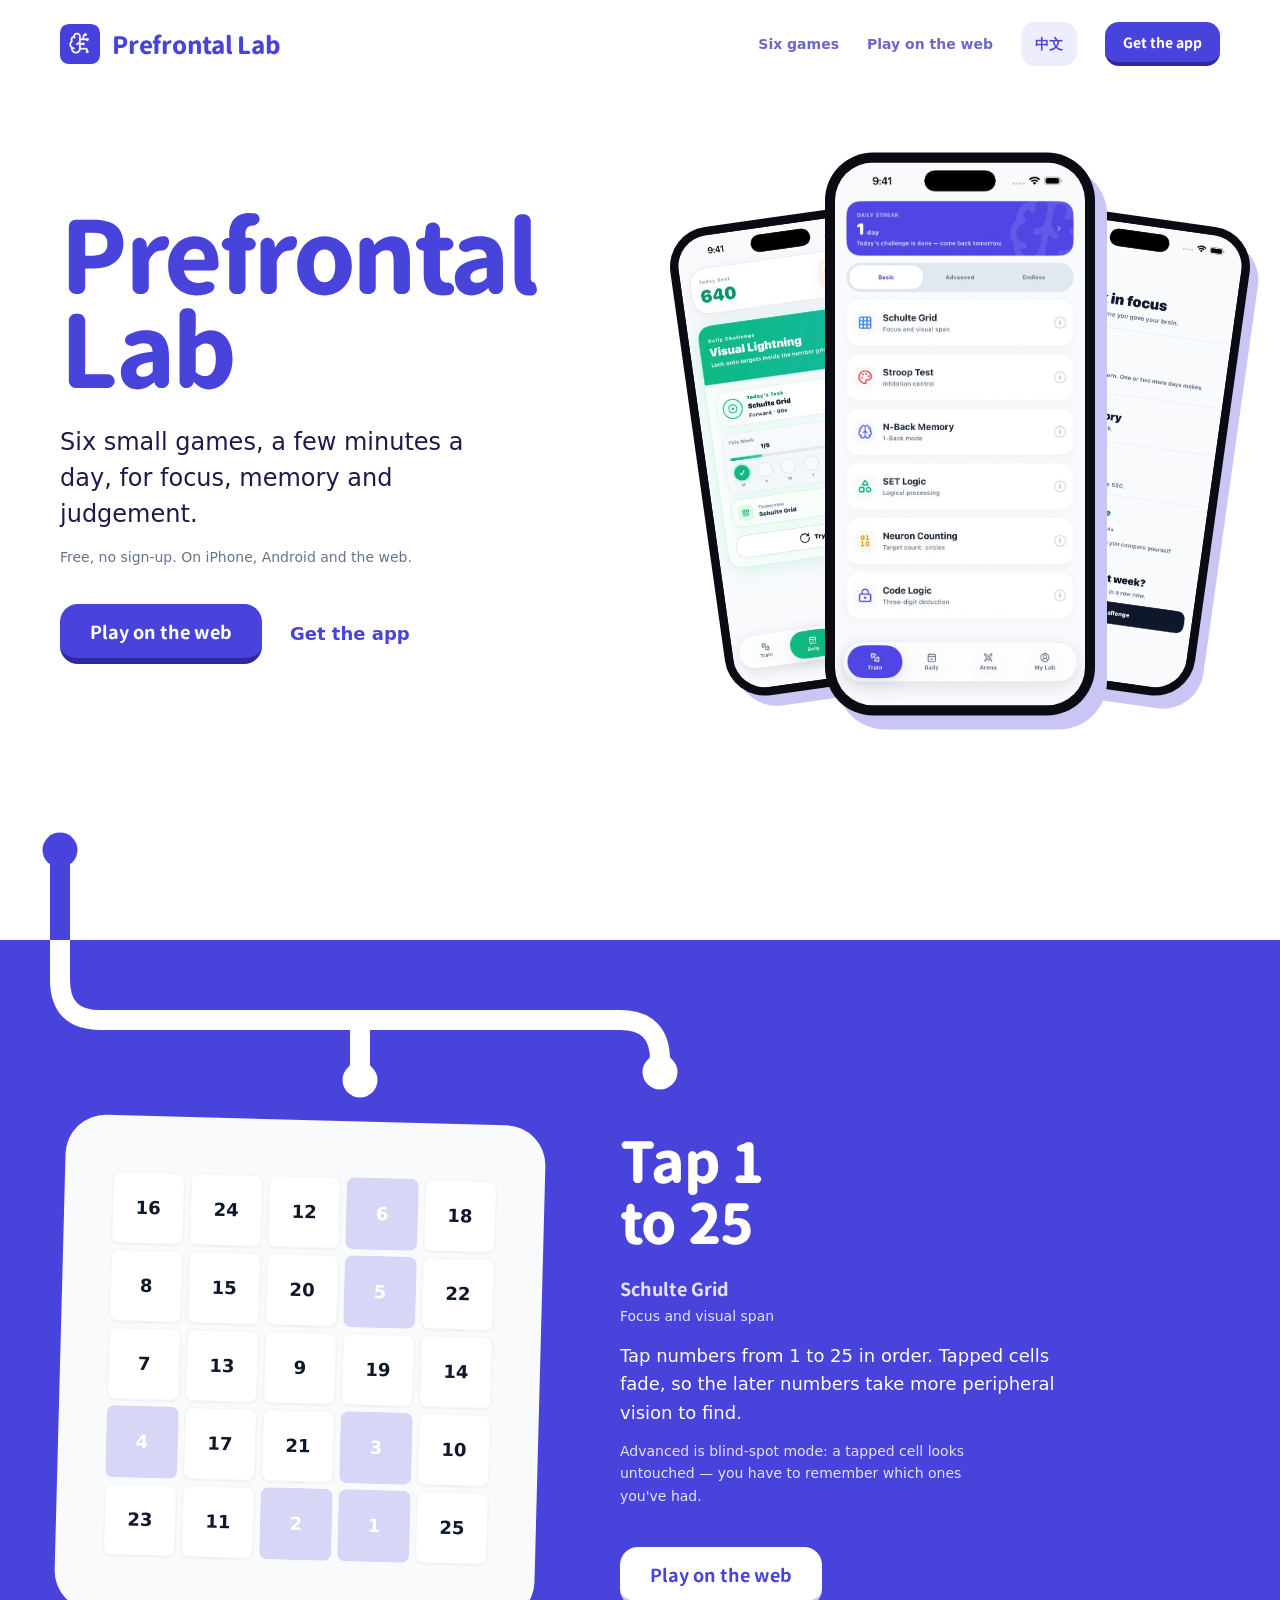
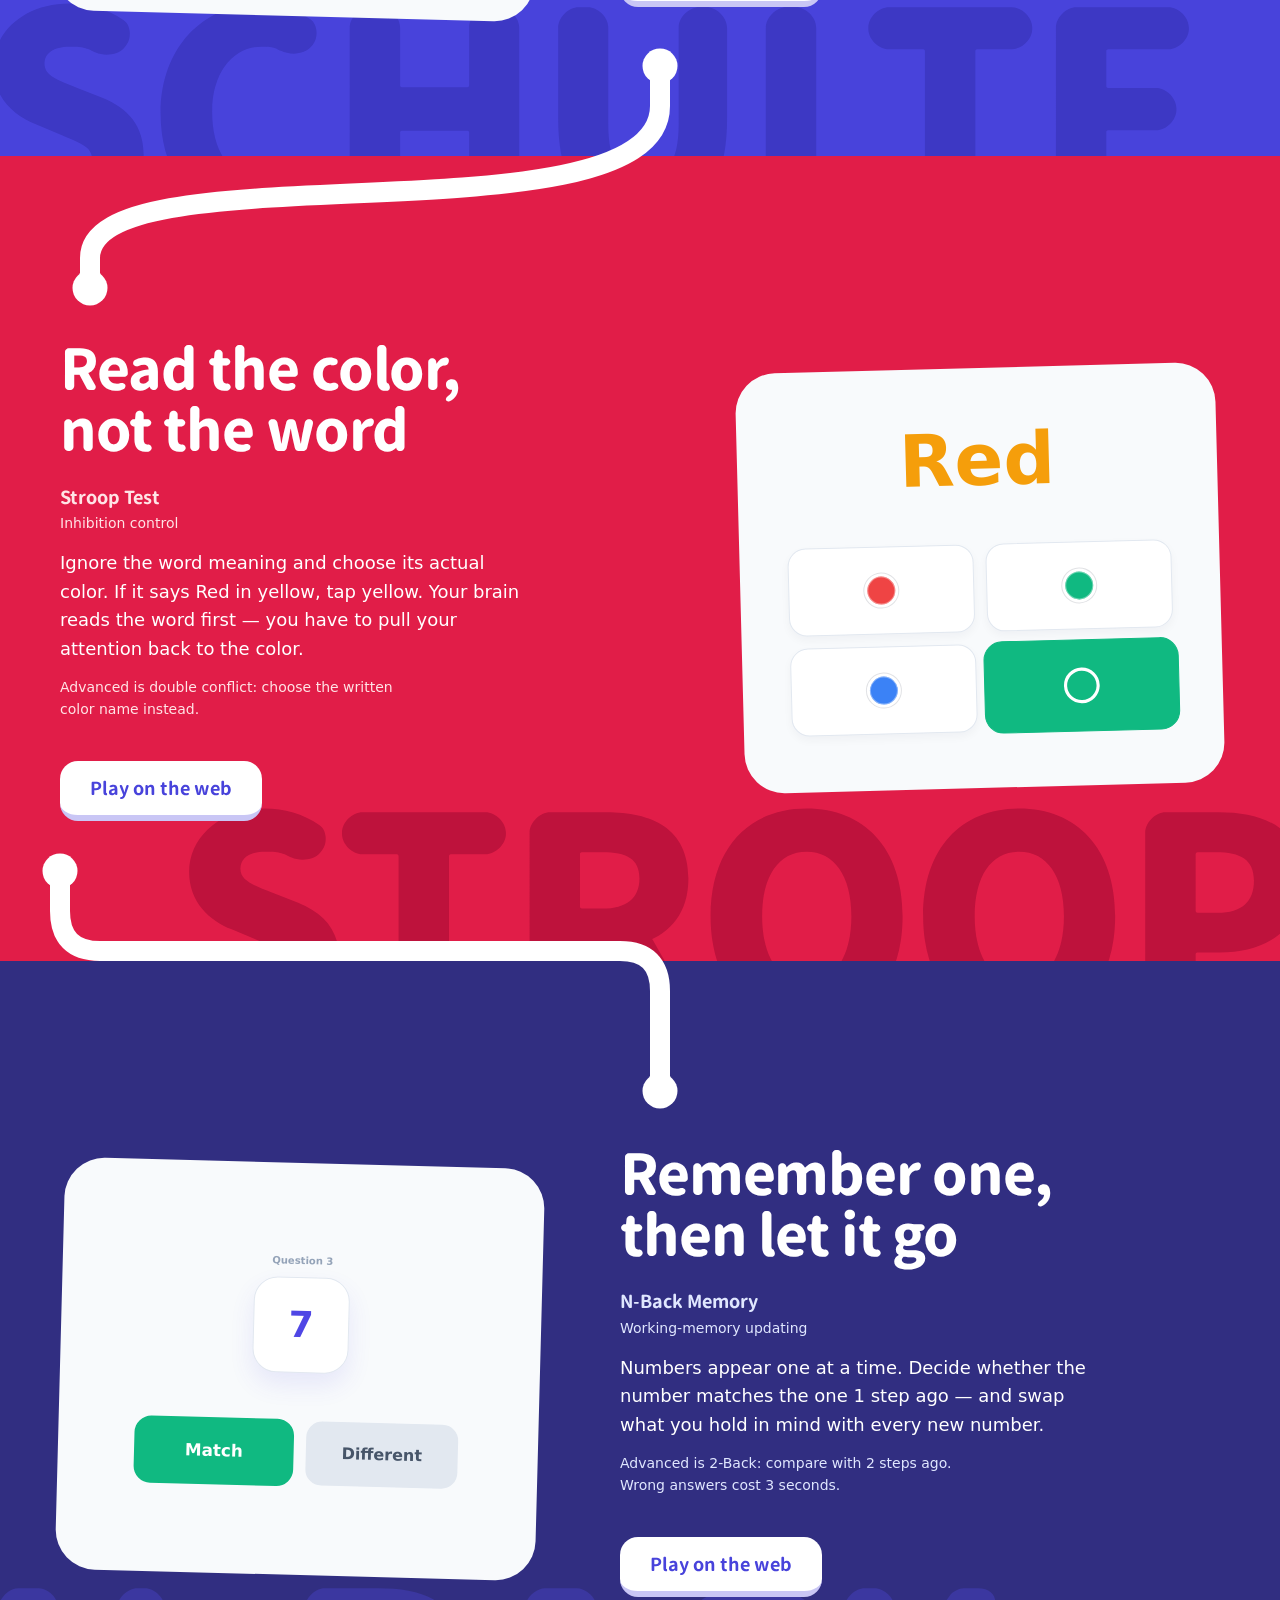
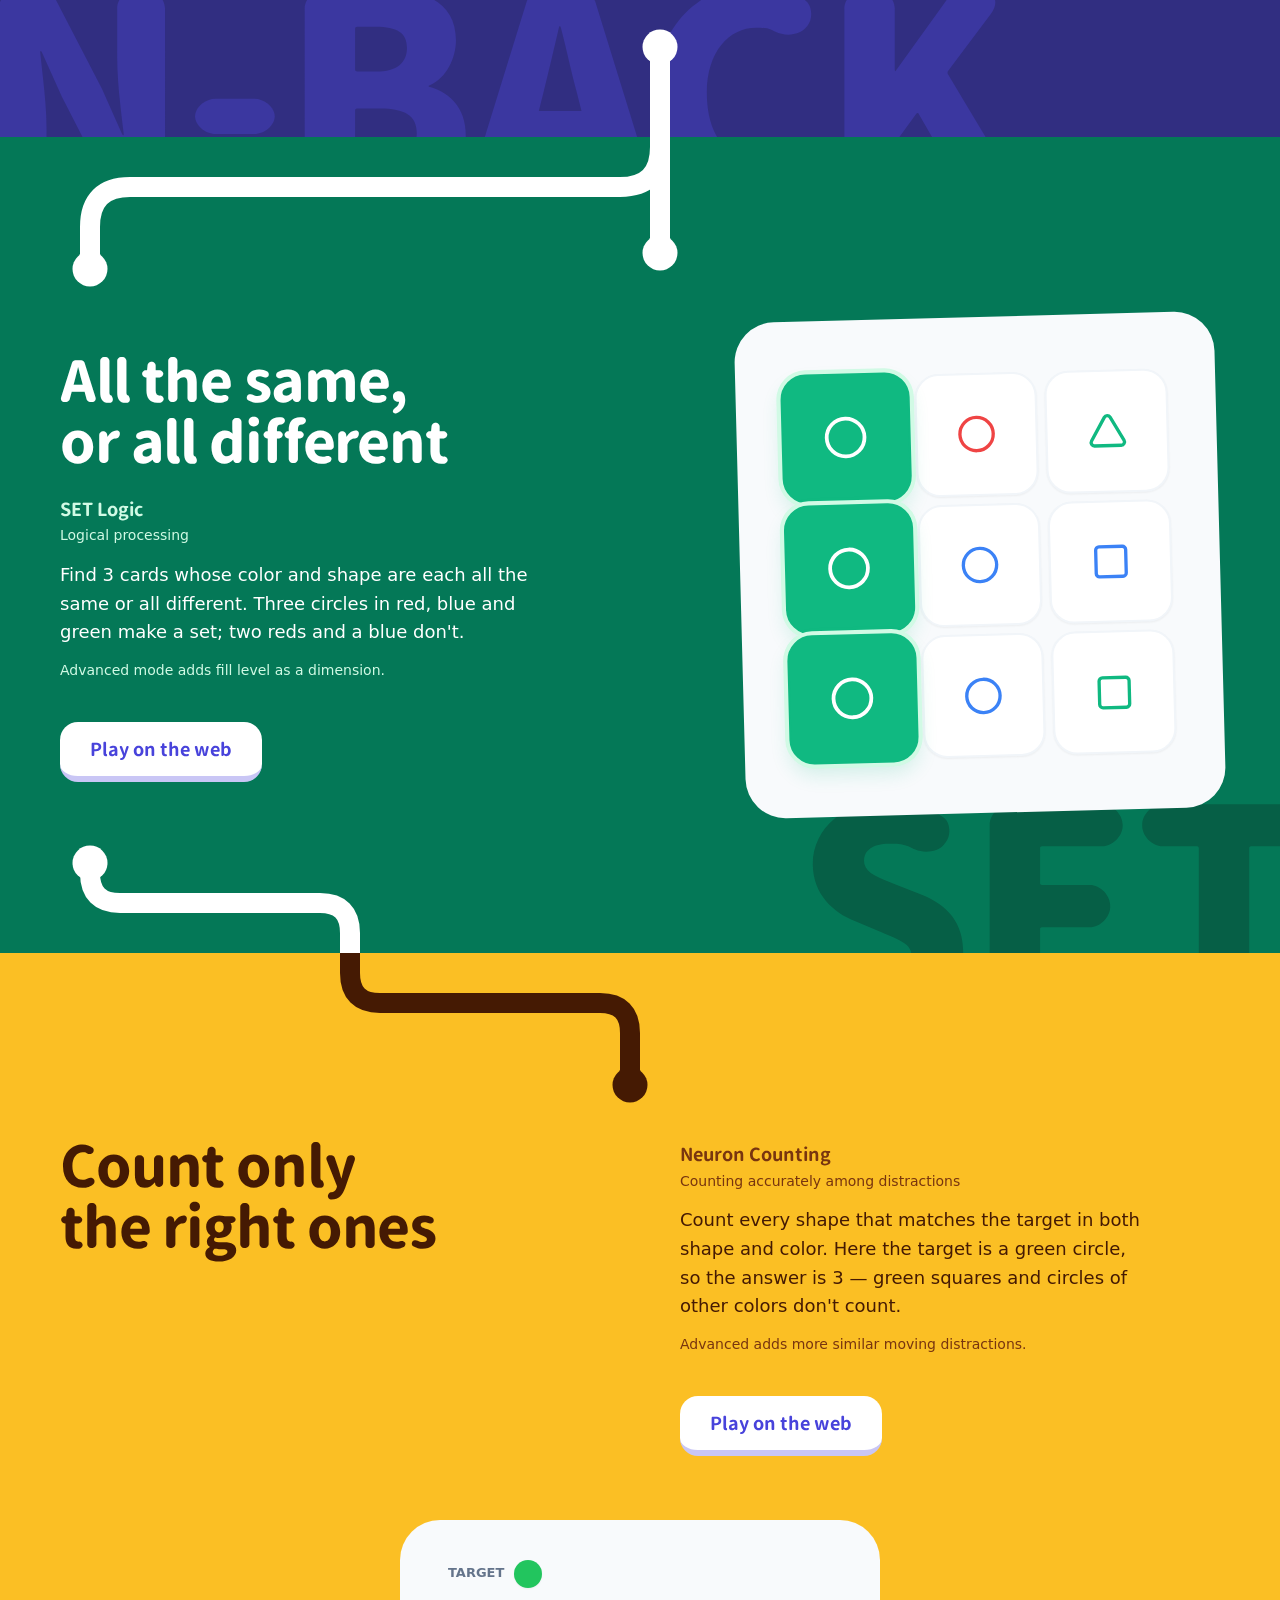
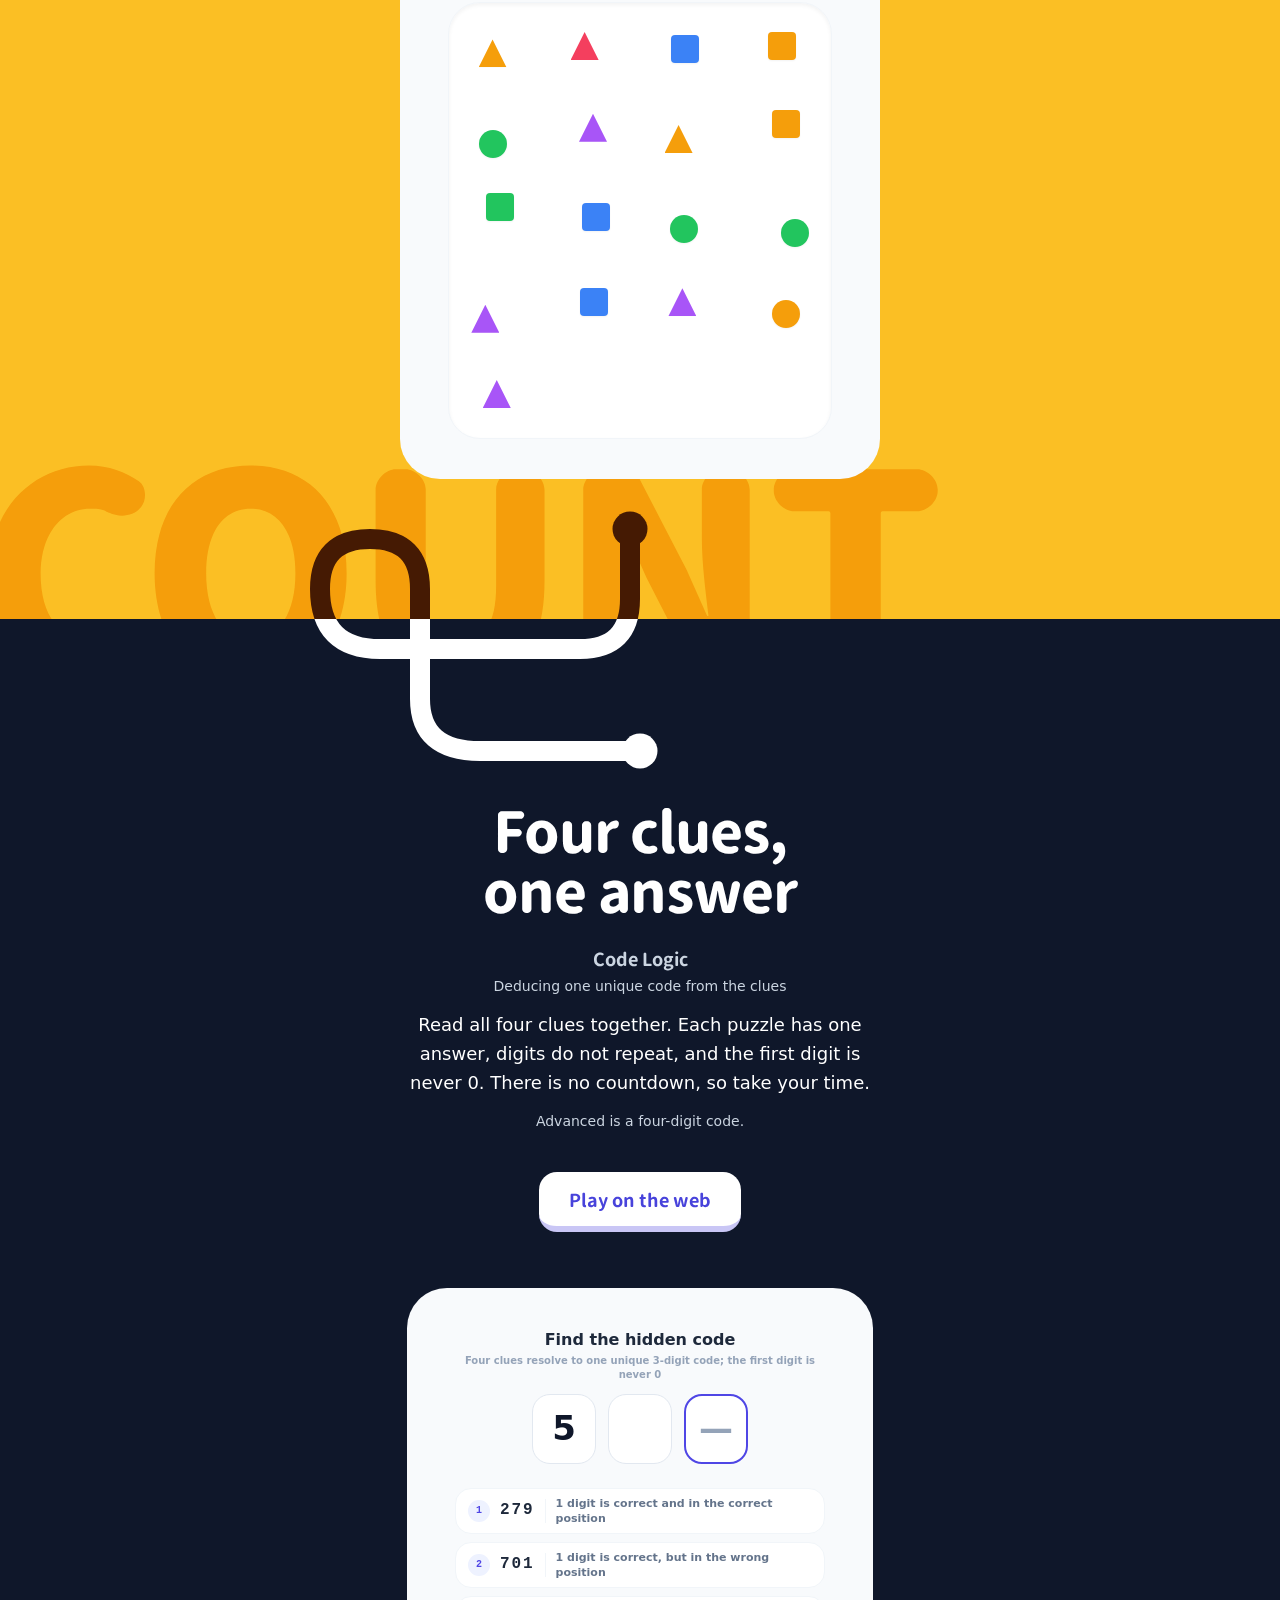
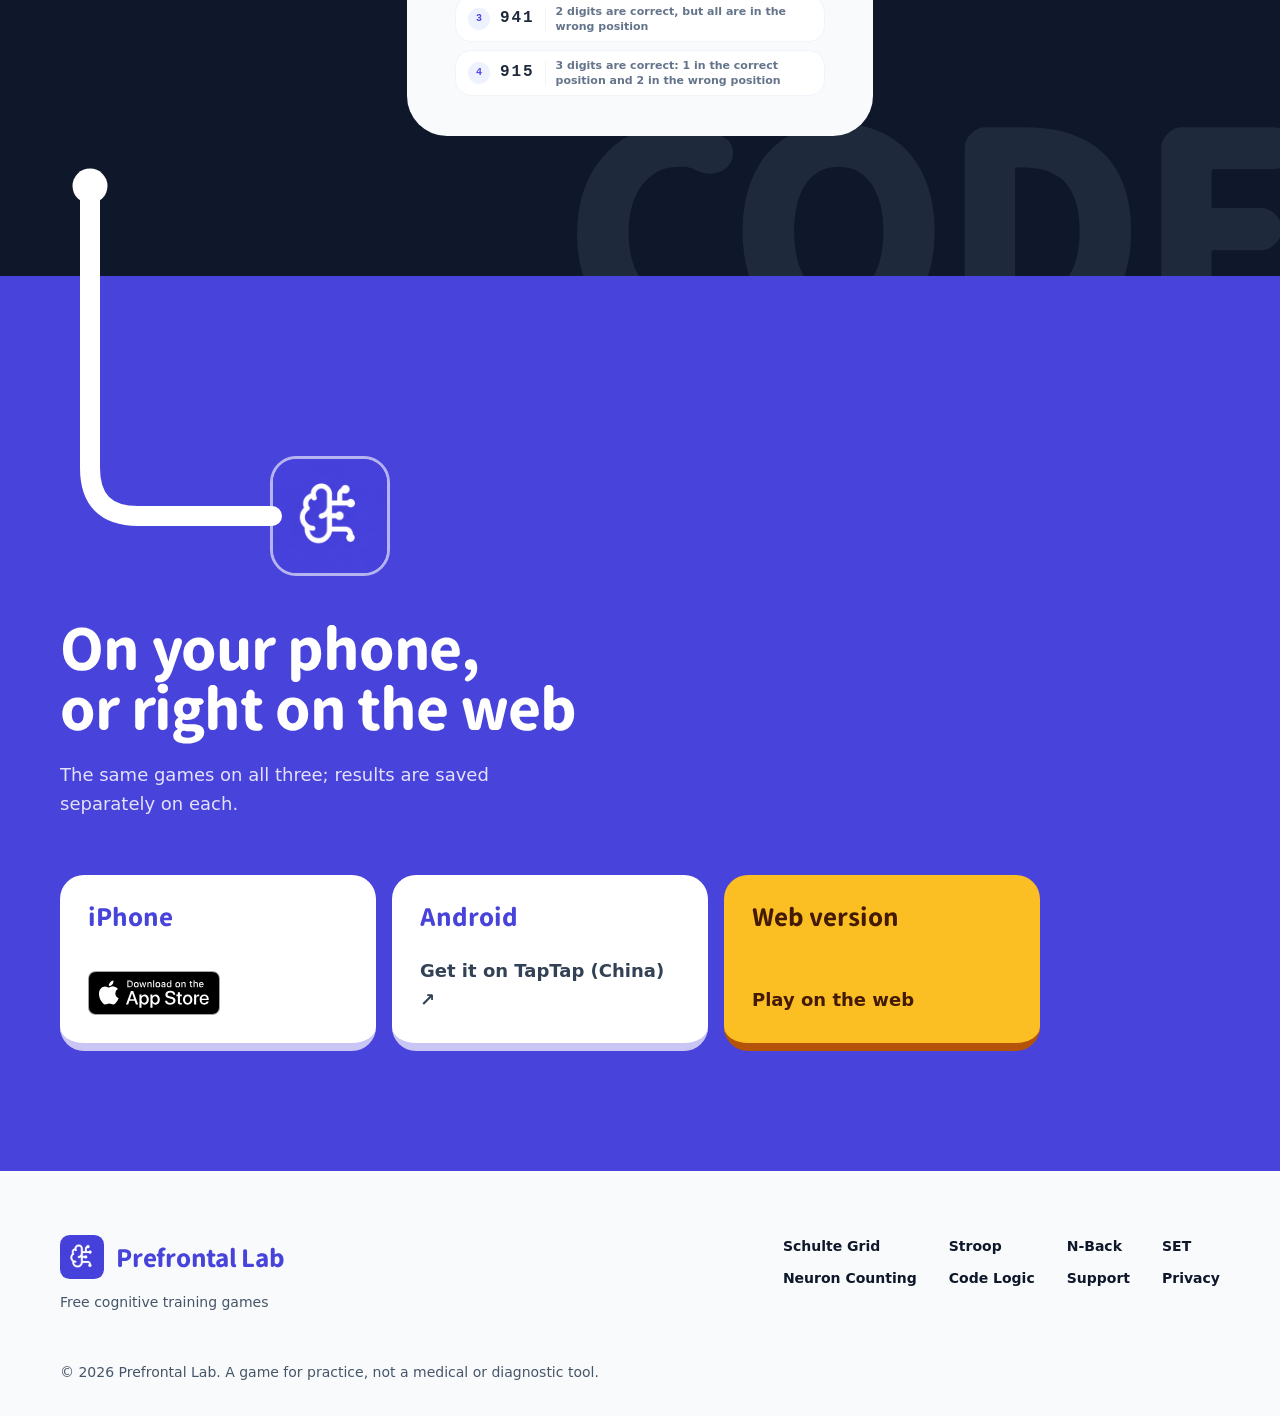
<file: index.html>
<!DOCTYPE html>
<html lang="zh-CN">

<head>
    <meta charset="UTF-8">
    <meta name="viewport" content="width=device-width, initial-scale=1.0, viewport-fit=cover">
    <title>Prefrontal Lab | 认知训练小游戏</title>
    <meta name="description" content="Prefrontal Lab（前额叶实验室）：舒尔特方格、Stroop、N-Back、SET 等经典认知任务做成的小游戏。iPhone、安卓和网页都能玩，免费。" />
    <meta name="theme-color" content="#FFFFFF">
    <link rel="canonical" href="https://prefrontal-lab.com/" />
    <meta property="og:title" content="Prefrontal Lab | 认知训练小游戏" />
    <meta property="og:description" content="六个认知训练小游戏，iPhone、安卓和网页都能玩，免费。" />
    <meta property="og:type" content="website" />
    <meta property="og:url" content="https://prefrontal-lab.com/" />
    <meta property="og:image" content="https://prefrontal-lab.com/landing/app-icon-256.png" />
    <link rel="icon" type="image/png" href="./landing/app-icon-256.png">
    <!-- 官网首页（2026-11 起；游戏在 play.html，也就是 /play）。首屏是白底（2026-11-02 负责人在靛蓝底和白底之间选了白底），Prefrontal Lab 和三台展开的手机（App 的真实截图），往下每个游戏占满一屏自己的颜色，
         盘面停在正在玩的那一刻，想玩就去网页版。每两屏之间有一根图标里的那种白线，每一根走法都不一样，
         最后一根收进下载区的 App 图标。 -->
    <script>
        // 官网 2026-11 起占了首页，游戏挪到 /play。打开过游戏的设备直接进游戏，收藏了首页、
        // 或者在 iPhone 上「添加到主屏幕」的老玩家就不会先看到官网。「打开过」的判断和游戏自己认老玩家用的是同一组 key
        // （App.jsx 更新公告那里的 isReturningPlayer）：游戏一打开就会写 prefrontal_lab_retention_v1。
        // 带 ?home 时不跳，用来在玩过的设备上看官网。查询参数原样带过去（来源统计要用）。
        (function () {
            try {
                if (new URLSearchParams(location.search).has('home')) return;
                var keys = ['brain_train_pro_v5', 'brain_train_pro_data', 'prefrontal_lab_daily_v4', 'prefrontal_lab_retention_v1'];
                var played = keys.some(function (k) { return localStorage.getItem(k) !== null; })
                    || Object.keys(localStorage).some(function (k) { return /^prefrontal_lab_v[\d.]+_update$/.test(k); });
                if (played) location.replace('./play.html' + location.search + location.hash);
            } catch (e) { }
        })();
    </script>
    <script>
        // 滚动动效只在用户没要求减少动效、浏览器也支持 IntersectionObserver 时打开；脚本出错就关掉，退回静态页面
        if (!window.matchMedia('(prefers-reduced-motion: reduce)').matches && 'IntersectionObserver' in window) {
            document.documentElement.classList.add('v2-anim');
            window.addEventListener('error', function () { document.documentElement.classList.remove('v2-anim'); });
        }
    </script>
    <link rel="stylesheet" href="./landing/v2.css?v=20261102m">
</head>

<body>
    <!-- ========== 首屏 ========== -->
    <section class="v2-hero" id="top">
        <header class="v2-nav v2-wrap">
            <a class="v2-brand v2-wordmark" href="#top"><img class="v2-logo" src="./landing/app-icon-256.png" alt="" width="40" height="40">Prefrontal Lab</a>
            <nav class="v2-nav-links" aria-label="页面导航" data-i18n-attr="aria-label">
                <a href="#schulte" data-i18n>六个游戏</a>
                <a href="./play.html" data-i18n>在网页上玩</a>
                <button type="button" class="v2-lang" id="lang-toggle">EN</button>
                <a class="v2-chunky v2-chunky-brand v2-chunky-sm" href="#download" data-i18n>下载 App</a>
            </nav>
        </header>

        <div class="v2-wrap v2-hero-grid">
            <div class="v2-hero-copy">
                <h1>Prefrontal<br>Lab</h1>
                <p class="v2-zhname" data-zh-only>前额叶实验室</p>
                <p class="v2-lead" data-i18n>六个小游戏，每天几分钟，练专注、记忆和判断。</p>
                <p class="v2-hero-note" data-i18n>免费，不用注册。iPhone、安卓和网页都能玩。</p>
                <div class="v2-hero-actions">
                    <a class="v2-chunky v2-chunky-brand" href="./play.html" data-i18n>在网页上玩</a>
                    <a class="v2-text-link" href="#download" data-i18n>下载 App</a>
                </div>
            </div>

            <!-- 三台手机，放 App 的真实截图（screenshots/appstore/src 与 src-en，缩到 640 宽）。
                 会轮流换到最前面，点哪台哪台就到前面 -->
            <div class="v2-phones" id="phones">
                <button type="button" class="v2-phone is-left" aria-label="每日挑战首页" data-i18n-attr="aria-label">
                    <span class="v2-phone-screen"><img alt="" data-src-zh="./landing/shots/daily-zh.jpg" data-src-en="./landing/shots/daily-en.jpg" width="639" height="1390"></span>
                </button>
                <button type="button" class="v2-phone is-front" aria-label="训练列表：六个游戏" data-i18n-attr="aria-label">
                    <span class="v2-phone-screen"><img alt="" data-src-zh="./landing/shots/train-zh.jpg" data-src-en="./landing/shots/train-en.jpg" width="639" height="1390"></span>
                </button>
                <button type="button" class="v2-phone is-right" aria-label="每周报告" data-i18n-attr="aria-label">
                    <span class="v2-phone-screen"><img alt="" data-src-zh="./landing/shots/week-zh.jpg" data-src-en="./landing/shots/week-en.jpg" width="639" height="1390"></span>
                </button>
            </div>
        </div>
    </section>

    <!-- ========== 舒尔特：品牌靛蓝，盘面在左 ========== -->
    <section class="v2-game v2-game-schulte v2-flip" id="schulte">
        <svg class="v2-seam" viewBox="0 0 1000 320" aria-hidden="true"><defs><linearGradient id="seam-1" gradientUnits="userSpaceOnUse" x1="0" y1="0" x2="0" y2="320"><stop offset="0.5" stop-color="#4843DB" /><stop offset="0.5" stop-color="#FFFFFF" /></linearGradient></defs><path class="v2-seam-line" d="M60 70 V200 Q60 240 100 240 H620 Q660 240 660 280 V292" stroke="url(#seam-1)" /><path class="v2-seam-line" d="M360 240 V300" stroke="url(#seam-1)" /><path class="v2-seam-dot is-start" d="M60 70 h0" stroke="url(#seam-1)" /><path class="v2-seam-dot" d="M660 292 h0" stroke="url(#seam-1)" /><path class="v2-seam-dot" d="M360 300 h0" stroke="url(#seam-1)" /></svg>
        <span class="v2-game-mark is-left" aria-hidden="true">SCHULTE</span>
        <div class="v2-wrap v2-game-grid">
            <div class="v2-game-copy">
                <h2 data-i18n>从 1 点<br>到 25</h2>
                <p class="v2-game-name" data-i18n>舒尔特方格</p>
                <p class="v2-game-skill" data-i18n>练专注力与视觉宽度</p>
                <p data-i18n>按照数字 1 至 25 的顺序，依次点击方格中的数字。点过的格子会变淡，越往后越要靠余光去找。</p>
                <p class="v2-game-tier" data-i18n>进阶是盲点模式：点过的格子不留标记，得自己记住点过哪些。</p>
                <a class="v2-chunky v2-chunky-white v2-game-cta" href="./play.html" data-i18n>在网页上玩</a>
            </div>
            <!-- 盘面：screenshots/taptap/boards.css（网页版局中计算样式），1 到 7 已点、正在点 8。
                 滚到时 1 到 7 按数字顺序亮起来（data-order），再点到 8 -->
            <div class="v2-card is-tilt-right" data-ui aria-hidden="true">
                <div class="v2-schulte-board">
                    <span>16</span><span>24</span><span>12</span><span class="done" data-moment data-order="6">6</span><span>18</span>
                    <span class="tap" data-moment data-order="8">8</span><span>15</span><span>20</span><span class="done" data-moment data-order="5">5</span><span>22</span>
                    <span class="done" data-moment data-order="7">7</span><span>13</span><span>9</span><span>19</span><span>14</span>
                    <span class="done" data-moment data-order="4">4</span><span>17</span><span>21</span><span class="done" data-moment data-order="3">3</span><span>10</span>
                    <span>23</span><span>11</span><span class="done" data-moment data-order="2">2</span><span class="done" data-moment data-order="1">1</span><span>25</span>
                </div>
            </div>
        </div>
    </section>

    <!-- ========== Stroop：红 ========== -->
    <section class="v2-game v2-game-stroop" id="stroop">
        <svg class="v2-seam" viewBox="0 0 1000 320" aria-hidden="true"><defs><linearGradient id="seam-1b" gradientUnits="userSpaceOnUse" x1="0" y1="0" x2="0" y2="320"><stop offset="0.5" stop-color="#FFFFFF" /><stop offset="0.5" stop-color="#FFFFFF" /></linearGradient></defs><path class="v2-seam-line" d="M660 70 V110 C660 250 90 150 90 262 V292" stroke="url(#seam-1b)" /><path class="v2-seam-dot is-start" d="M660 70 h0" stroke="url(#seam-1b)" /><path class="v2-seam-dot" d="M90 292 h0" stroke="url(#seam-1b)" /></svg>
        <span class="v2-game-mark" aria-hidden="true">STROOP</span>
        <div class="v2-wrap v2-game-grid">
            <div class="v2-game-copy">
                <h2 data-i18n>看颜色，<br>别看字</h2>
                <p class="v2-game-name" data-i18n>Stroop 干扰</p>
                <p class="v2-game-skill" data-i18n>练认知抑制控制</p>
                <p data-i18n>忽略文字含义，点击与文字物理颜色相符的按钮。写的是「红」、颜色是黄，就点黄。大脑会下意识先读字，要硬把注意力拉回颜色上。</p>
                <p class="v2-game-tier" data-i18n>进阶是双重语义冲突：色块换成文字按钮。</p>
                <a class="v2-chunky v2-chunky-white v2-game-cta" href="./play.html" data-i18n>在网页上玩</a>
            </div>
            <!-- 盘面：网页版 Stroop 局中实测（2026-10-28），停在答对黄色的那一刻 -->
            <div class="v2-card" data-ui aria-hidden="true">
                <div class="v2-stroop">
                    <span class="v2-stroop-word" style="color:#F59E0B" data-i18n>红</span>
                    <div class="v2-stroop-grid">
                        <span><i style="background:#EF4444"></i></span>
                        <span><i style="background:#10B981"></i></span>
                        <span><i style="background:#3B82F6"></i></span>
                        <span class="ok" data-moment><i style="background:#F59E0B"></i></span>
                    </div>
                </div>
            </div>
        </div>
    </section>

    <!-- ========== N-Back：深靛蓝，盘面在左 ========== -->
    <section class="v2-game v2-game-nback v2-flip" id="nback">
        <svg class="v2-seam" viewBox="0 0 1000 320" aria-hidden="true"><defs><linearGradient id="seam-2" gradientUnits="userSpaceOnUse" x1="0" y1="0" x2="0" y2="320"><stop offset="0.5" stop-color="#FFFFFF" /><stop offset="0.5" stop-color="#FFFFFF" /></linearGradient></defs><path class="v2-seam-line" d="M60 70 V110 Q60 150 100 150 H620 Q660 150 660 190 V290" stroke="url(#seam-2)" /><path class="v2-seam-dot is-start" d="M60 70 h0" stroke="url(#seam-2)" /><path class="v2-seam-dot" d="M660 290 h0" stroke="url(#seam-2)" /></svg>
        <span class="v2-game-mark is-left" aria-hidden="true">N-BACK</span>
        <div class="v2-wrap v2-game-grid">
            <div class="v2-game-copy">
                <h2 data-i18n>记住上一个，<br>再忘掉它</h2>
                <p class="v2-game-name" data-i18n>N-Back 记忆</p>
                <p class="v2-game-skill" data-i18n>练不断更新暂存的信息</p>
                <p data-i18n>数字一个接一个出现，判断当前数字是否与前 1 步出现的相同。每看到一个新数字，都要把记住的那个换掉。</p>
                <p class="v2-game-tier" data-i18n>进阶是 2-Back：和前第 2 步比。答错扣 3 秒。</p>
                <a class="v2-chunky v2-chunky-white v2-game-cta" href="./play.html" data-i18n>在网页上玩</a>
            </div>
            <!-- 盘面：网页版 N-Back 局中实测，停在「匹配」答对变绿的那一刻（App.jsx 的 answerFeedback） -->
            <div class="v2-card is-tilt-right" data-ui aria-hidden="true">
                <div class="v2-nback">
                    <span class="v2-nback-label" data-i18n>第 3 题</span>
                    <span class="v2-nback-card">7</span>
                    <div class="v2-nback-actions">
                        <span class="is-match ok" data-moment data-i18n>匹配</span>
                        <span data-i18n>不同</span>
                    </div>
                </div>
            </div>
        </div>
    </section>

    <!-- ========== SET：绿 ========== -->
    <section class="v2-game v2-game-set" id="set">
        <svg class="v2-seam" viewBox="0 0 1000 320" aria-hidden="true"><defs><linearGradient id="seam-3" gradientUnits="userSpaceOnUse" x1="0" y1="0" x2="0" y2="320"><stop offset="0.5" stop-color="#FFFFFF" /><stop offset="0.5" stop-color="#FFFFFF" /></linearGradient></defs><path class="v2-seam-line" d="M660 70 V170 Q660 210 620 210 H130 Q90 210 90 250 V292" stroke="url(#seam-3)" /><path class="v2-seam-line" d="M660 170 V276" stroke="url(#seam-3)" /><path class="v2-seam-dot is-start" d="M660 70 h0" stroke="url(#seam-3)" /><path class="v2-seam-dot" d="M90 292 h0" stroke="url(#seam-3)" /><path class="v2-seam-dot" d="M660 276 h0" stroke="url(#seam-3)" /></svg>
        <span class="v2-game-mark" aria-hidden="true">SET</span>
        <div class="v2-wrap v2-game-grid">
            <div class="v2-game-copy">
                <h2 data-i18n>全都一样，<br>或全不一样</h2>
                <p class="v2-game-name" data-i18n>SET 逻辑</p>
                <p class="v2-game-skill" data-i18n>练逻辑处理</p>
                <p data-i18n>找出 3 张牌，使它们的颜色和形状各自全部相同或全部不同。三个圆、红蓝绿各一，成立；两红一蓝，不成立。</p>
                <p class="v2-game-tier" data-i18n>进阶加上填充度，也必须全同或全异。</p>
                <a class="v2-chunky v2-chunky-white v2-game-cta" href="./play.html" data-i18n>在网页上玩</a>
            </div>
            <!-- 盘面：boards.css（网页版计算样式），左列三个圆刚好成组 -->
            <div class="v2-card" data-ui aria-hidden="true">
                <div class="v2-set">
                    <span class="is-success" data-moment><svg viewBox="0 0 24 24"><circle cx="12" cy="12" r="10" /></svg></span>
                    <span class="r"><svg viewBox="0 0 24 24"><circle cx="12" cy="12" r="10" /></svg></span>
                    <span class="g"><svg viewBox="0 0 24 24"><path d="M13.73 4a2 2 0 0 0-3.46 0l-8 14A2 2 0 0 0 4 21h16a2 2 0 0 0 1.73-3Z" /></svg></span>
                    <span class="is-success" data-moment><svg viewBox="0 0 24 24"><circle cx="12" cy="12" r="10" /></svg></span>
                    <span class="bl"><svg viewBox="0 0 24 24"><circle cx="12" cy="12" r="10" /></svg></span>
                    <span class="bl"><svg viewBox="0 0 24 24"><rect width="18" height="18" x="3" y="3" rx="2" /></svg></span>
                    <span class="is-success" data-moment><svg viewBox="0 0 24 24"><circle cx="12" cy="12" r="10" /></svg></span>
                    <span class="bl"><svg viewBox="0 0 24 24"><circle cx="12" cy="12" r="10" /></svg></span>
                    <span class="g"><svg viewBox="0 0 24 24"><rect width="18" height="18" x="3" y="3" rx="2" /></svg></span>
                </div>
            </div>
        </div>
    </section>

    <!-- ========== 神经元计数：琥珀，浅底深字 ========== -->
    <section class="v2-game v2-game-neuron v2-layout-split" id="neuron">
        <svg class="v2-seam" viewBox="0 0 1000 320" aria-hidden="true"><defs><linearGradient id="seam-4" gradientUnits="userSpaceOnUse" x1="0" y1="0" x2="0" y2="320"><stop offset="0.5" stop-color="#FFFFFF" /><stop offset="0.5" stop-color="#451A03" /></linearGradient></defs><path class="v2-seam-line" d="M90 70 V80 Q90 110 120 110 H320 Q350 110 350 140 V180 Q350 210 380 210 H600 Q630 210 630 240 V292" stroke="url(#seam-4)" /><path class="v2-seam-dot is-start" d="M90 70 h0" stroke="url(#seam-4)" /><path class="v2-seam-dot" d="M630 292 h0" stroke="url(#seam-4)" /></svg>
        <span class="v2-game-mark is-left" aria-hidden="true">COUNT</span>
        <div class="v2-wrap v2-game-grid">
            <div class="v2-game-copy">
                <h2 data-i18n>只数<br>对的那一种</h2>
                <p class="v2-game-name" data-i18n>神经元计数</p>
                <p class="v2-game-skill" data-i18n>练在干扰中精确统计</p>
                <p data-i18n>数出屏幕中形状和颜色都与目标相同的图形。这一局的目标是绿色圆形，答案是 3：绿色方块和其他颜色的圆都不算。</p>
                <p class="v2-game-tier" data-i18n>进阶有更多相似干扰项，目标还会移动。</p>
                <a class="v2-chunky v2-chunky-white v2-game-cta" href="./play.html" data-i18n>在网页上玩</a>
            </div>
            <!-- 盘面：boards.css 的神经元场地，那一局的真实点位 -->
            <div class="v2-card is-flat" data-ui aria-hidden="true">
                <div class="v2-neuron-wrap">
                    <div class="v2-neuron-head"><span data-i18n>目标</span><s class="green circle"></s></div>
                    <div class="v2-neuron"><s class="amber tri" style="left:11.4%;top:11.7%"></s><s class="rose tri" style="left:35.5%;top:10%"></s><s class="blue square" style="left:61.9%;top:10.8%"></s><s class="amber square" style="left:87.1%;top:10%"></s><s class="green circle" style="left:11.4%;top:32.5%"></s><s class="purple tri" style="left:37.7%;top:28.8%"></s><s class="amber tri" style="left:60.1%;top:31.4%"></s><s class="amber square" style="left:88.1%;top:27.9%"></s><s class="green square" style="left:13.3%;top:47.0%"></s><s class="blue square" style="left:38.6%;top:49.4%"></s><s class="green circle" style="left:61.6%;top:52.1%"></s><s class="green circle" style="left:90.6%;top:52.9%"></s><s class="purple tri" style="left:9.5%;top:72.7%"></s><s class="blue square" style="left:37.9%;top:68.9%"></s><s class="purple tri" style="left:61.1%;top:68.9%"></s><s class="amber circle" style="left:88.2%;top:71.6%"></s><s class="purple tri" style="left:12.5%;top:90%"></s></div>
                </div>
            </div>
        </div>
    </section>

    <!-- ========== 密码推理：深色，像一把锁 ========== -->
    <section class="v2-game v2-game-code v2-layout-center" id="code">
        <svg class="v2-seam" viewBox="0 0 1000 320" aria-hidden="true"><defs><linearGradient id="seam-5" gradientUnits="userSpaceOnUse" x1="0" y1="0" x2="0" y2="320"><stop offset="0.5" stop-color="#451A03" /><stop offset="0.5" stop-color="#FFFFFF" /></linearGradient></defs><path class="v2-seam-line" d="M630 70 V140 Q630 190 580 190 H380 Q320 190 320 130 Q320 80 370 80 Q420 80 420 130 V240 Q420 292 480 292 H640" stroke="url(#seam-5)" /><path class="v2-seam-dot is-start" d="M630 70 h0" stroke="url(#seam-5)" /><path class="v2-seam-dot" d="M640 292 h0" stroke="url(#seam-5)" /></svg>
        <span class="v2-game-mark" aria-hidden="true">CODE</span>
        <div class="v2-wrap v2-game-grid">
            <div class="v2-game-copy">
                <h2 data-i18n>四条线索，<br>一个答案</h2>
                <p class="v2-game-name" data-i18n>密码推理</p>
                <p class="v2-game-skill" data-i18n>练从线索中推理出唯一的密码</p>
                <p data-i18n>四条线索要一起看；每题只有一个答案，数字不会重复，首位不会是 0。没有倒计时，慢慢推。</p>
                <p class="v2-game-tier" data-i18n>进阶是四位数字。</p>
                <a class="v2-chunky v2-chunky-white v2-game-cta" href="./play.html" data-i18n>在网页上玩</a>
            </div>
            <!-- 盘面：2026-10-28 网页局中实测的那一题，已经填了 5 和 1（答案 519）。官网上只放输入格和线索，键盘没放：它没有信息量，还会让这一屏太长 -->
            <div class="v2-card is-flat" data-ui aria-hidden="true">
                <div class="v2-code">
                    <p class="v2-code-title" data-i18n>找出隐藏密码</p>
                    <p class="v2-code-sub" data-i18n>四条线索只会对应一个三位密码，首位不会是 0</p>
                    <div class="v2-code-slots"><b class="is-filled" data-moment>5</b><b class="is-filled" data-moment>1</b><b class="is-focus">—</b></div>
                    <div class="v2-code-clues">
                        <div><b>1</b><span>279</span><i></i><em data-i18n>1 个数字正确且位置正确</em></div>
                        <div><b>2</b><span>701</span><i></i><em data-i18n>1 个数字正确，但位置错误</em></div>
                        <div><b>3</b><span>941</span><i></i><em data-i18n>2 个数字正确，但位置都错误</em></div>
                        <div><b>4</b><span>915</span><i></i><em data-i18n>3 个数字正确：1 个位置正确，另 2 个位置错误</em></div>
                    </div>
                </div>
            </div>
        </div>
    </section>

    <!-- ========== 下载：线收进 App 图标 ========== -->
    <section class="v2-download" id="download">
        <svg class="v2-seam is-to-icon" viewBox="0 0 1000 640" aria-hidden="true"><defs><linearGradient id="seam-6" gradientUnits="userSpaceOnUse" x1="0" y1="0" x2="0" y2="640"><stop offset="0.5" stop-color="#FFFFFF" /><stop offset="0.5" stop-color="#FFFFFF" /></linearGradient></defs><path class="v2-seam-line" d="M90 230 V512 Q90 560 138 560 H272" stroke="url(#seam-6)" /><path class="v2-seam-dot is-start" d="M90 230 h0" stroke="url(#seam-6)" /></svg>
        <div class="v2-wrap">
            <img class="v2-download-icon" src="./landing/app-icon-256.png" alt="Prefrontal Lab App 图标" data-i18n-attr="alt" width="120" height="120">
            <h2 data-i18n>装在手机上，<br>或者直接在网页上玩</h2>
            <p class="v2-download-lead" data-i18n>三个平台是同一套游戏，成绩各自保存。</p>
            <div class="v2-stores">
                <!-- App Store 徽章是 Apple 官方原图，不改动；TapTap 没有公开的官方徽章，先用文字 -->
                <a class="v2-store" href="https://apps.apple.com/app/id6774438286" target="_blank" rel="noopener">
                    <span class="v2-store-name">iPhone</span>
                    <img src="./landing/badge-app-store-zh.svg" data-src-zh="./landing/badge-app-store-zh.svg" data-src-en="./landing/badge-app-store-en.svg" alt="在 App Store 下载" data-i18n-attr="alt" width="136" height="44">
                </a>
                <a class="v2-store" href="https://www.taptap.cn/app/975111" target="_blank" rel="noopener">
                    <span class="v2-store-name" data-i18n>安卓</span>
                    <span class="v2-store-action" data-i18n>在 TapTap 下载 ↗</span>
                </a>
                <a class="v2-store is-primary" href="./play.html">
                    <span class="v2-store-name" data-i18n>网页版</span>
                    <span class="v2-store-action" data-i18n>在网页上玩</span>
                </a>
            </div>
        </div>
    </section>

    <footer class="v2-footer">
        <div class="v2-wrap v2-footer-inner">
            <div>
                <span class="v2-wordmark is-footer"><img class="v2-logo" src="./landing/app-icon-256.png" alt="" width="40" height="40">Prefrontal Lab</span>
                <span class="v2-zhname is-footer" data-zh-only>前额叶实验室</span>
                <p data-i18n>免费的认知训练小游戏</p>
            </div>
            <nav aria-label="页脚" data-i18n-attr="aria-label">
                <a href="#schulte" data-i18n>舒尔特方格</a><a href="#stroop">Stroop</a><a href="#nback">N-Back</a>
                <a href="#set">SET</a><a href="#neuron" data-i18n>神经元计数</a><a href="#code" data-i18n>密码推理</a>
                <a href="./support.html" data-i18n>支持</a><a href="./privacy.html" data-i18n>隐私政策</a>
            </nav>
        </div>
        <p class="v2-wrap v2-footer-copy" data-i18n>© 2026 Prefrontal Lab。这是练习用的游戏，不是医疗或诊断工具。</p>
    </footer>

    <script>
        // ---------- 中英文 ----------
        // 中文写在 HTML 里，英文在这张对照表里，以中文原文为键。语言和游戏页共用 prefrontal_lab_lang；
        // 没存过时照游戏的规则：系统语言列表第一项是 zh 才用中文。?lang=en / ?lang=zh 可以直接指定。
        // 游戏名、规则、盘面文字的英文取自 iOS Resources/WebsiteContent.json 与网页 App.jsx 的 UI_TEXT。
        var V2_EN = {
            "六个游戏": "Six games",
            "网页版": "Web version",
            "下载 App": "Get the app",
            "六个小游戏，每天几分钟，练专注、记忆和判断。": "Six small games, a few minutes a day, for focus, memory and judgement.",
            "免费，不用注册。iPhone、安卓和网页都能玩。": "Free, no sign-up. On iPhone, Android and the web.",
            "在网页上玩": "Play on the web",
            "看颜色，<br>别看字": "Read the color,<br>not the word",
            "忽略文字含义，点击与文字物理颜色相符的按钮。写的是「红」、颜色是黄，就点黄。大脑会下意识先读字，要硬把注意力拉回颜色上。": "Ignore the word meaning and choose its actual color. If it says Red in yellow, tap yellow. Your brain reads the word first — you have to pull your attention back to the color.",
            "进阶是双重语义冲突：色块换成文字按钮。": "Advanced is double conflict: choose the written color name instead.",
            "红": "Red",
            "记住上一个，<br>再忘掉它": "Remember one,<br>then let it go",
            "数字一个接一个出现，判断当前数字是否与前 1 步出现的相同。每看到一个新数字，都要把记住的那个换掉。": "Numbers appear one at a time. Decide whether the number matches the one 1 step ago — and swap what you hold in mind with every new number.",
            "进阶是 2-Back：和前第 2 步比。答错扣 3 秒。": "Advanced is 2-Back: compare with 2 steps ago. Wrong answers cost 3 seconds.",
            "第 3 题": "Question 3",
            "匹配": "Match",
            "不同": "Different",
            "全都一样，<br>或全不一样": "All the same,<br>or all different",
            "找出 3 张牌，使它们的颜色和形状各自全部相同或全部不同。三个圆、红蓝绿各一，成立；两红一蓝，不成立。": "Find 3 cards whose color and shape are each all the same or all different. Three circles in red, blue and green make a set; two reds and a blue don't.",
            "进阶加上填充度，也必须全同或全异。": "Advanced mode adds fill level as a dimension.",
            "只数<br>对的那一种": "Count only<br>the right ones",
            "数出屏幕中形状和颜色都与目标相同的图形。这一局的目标是绿色圆形，答案是 3：绿色方块和其他颜色的圆都不算。": "Count every shape that matches the target in both shape and color. Here the target is a green circle, so the answer is 3 — green squares and circles of other colors don't count.",
            "进阶有更多相似干扰项，目标还会移动。": "Advanced adds more similar moving distractions.",
            "目标": "TARGET",
            "四条线索，<br>一个答案": "Four clues,<br>one answer",
            "四条线索要一起看；每题只有一个答案，数字不会重复，首位不会是 0。没有倒计时，慢慢推。": "Read all four clues together. Each puzzle has one answer, digits do not repeat, and the first digit is never 0. There is no countdown, so take your time.",
            "进阶是四位数字。": "Advanced is a four-digit code.",
            "找出隐藏密码": "Find the hidden code",
            "四条线索只会对应一个三位密码，首位不会是 0": "Four clues resolve to one unique 3-digit code; the first digit is never 0",
            "1 个数字正确且位置正确": "1 digit is correct and in the correct position",
            "1 个数字正确，但位置错误": "1 digit is correct, but in the wrong position",
            "2 个数字正确，但位置都错误": "2 digits are correct, but all are in the wrong position",
            "3 个数字正确：1 个位置正确，另 2 个位置错误": "3 digits are correct: 1 in the correct position and 2 in the wrong position",
            "安卓": "Android",
            "在 TapTap 下载 ↗": "Get it on TapTap (China) ↗",
            "免费的认知训练小游戏": "Free cognitive training games",
            "舒尔特方格": "Schulte Grid",
            "神经元计数": "Neuron Counting",
            "密码推理": "Code Logic",
            "支持": "Support",
            "隐私政策": "Privacy",
            "© 2026 Prefrontal Lab。这是练习用的游戏，不是医疗或诊断工具。": "© 2026 Prefrontal Lab. A game for practice, not a medical or diagnostic tool.",
            "Stroop 干扰": "Stroop Test",
            "练认知抑制控制": "Inhibition control",
            "N-Back 记忆": "N-Back Memory",
            "练不断更新暂存的信息": "Working-memory updating",
            "SET 逻辑": "SET Logic",
            "练逻辑处理": "Logical processing",
            "练在干扰中精确统计": "Counting accurately among distractions",
            "练从线索中推理出唯一的密码": "Deducing one unique code from the clues",
            "装在手机上，<br>或者直接在网页上玩": "On your phone,<br>or right on the web",
            "三个平台是同一套游戏，成绩各自保存。": "The same games on all three; results are saved separately on each.",
            "从 1 点<br>到 25": "Tap 1<br>to 25",
            "练专注力与视觉宽度": "Focus and visual span",
            "按照数字 1 至 25 的顺序，依次点击方格中的数字。点过的格子会变淡，越往后越要靠余光去找。": "Tap numbers from 1 to 25 in order. Tapped cells fade, so the later numbers take more peripheral vision to find.",
            "进阶是盲点模式：点过的格子不留标记，得自己记住点过哪些。": "Advanced is blind-spot mode: a tapped cell looks untouched — you have to remember which ones you've had."
        };
        var V2_EN_ATTR = {
            "页面导航": "Page navigation",
            "页脚": "Footer",
            "每日挑战首页": "Daily Challenge home",
            "训练列表：六个游戏": "Training list: six games",
            "每周报告": "Weekly report",
            "Prefrontal Lab App 图标": "Prefrontal Lab app icon",
            "在 App Store 下载": "Download on the App Store"
        };
        var V2_META = {
            zh: { title: document.title, description: document.querySelector('meta[name="description"]').content },
            en: { title: 'Prefrontal Lab | Cognitive Training Games', description: 'Prefrontal Lab: free cognitive training games built on classic tasks — the Schulte grid, Stroop, N-Back and SET. Play on iPhone, Android or the web.' }
        };
        var v2Lang = (function () {
            var fromUrl = new URLSearchParams(location.search).get('lang');
            if (fromUrl === 'zh' || fromUrl === 'en') return fromUrl;
            try { var saved = localStorage.getItem('prefrontal_lab_lang'); if (saved === 'zh' || saved === 'en') return saved; } catch (e) { }
            var first = (navigator.languages && navigator.languages[0]) || navigator.language || '';
            return first.toLowerCase().split(/[-_]/)[0] === 'zh' ? 'zh' : 'en';
        })();
        function isEn() { return v2Lang === 'en'; }
        function applyLang() {
            var en = isEn();
            document.documentElement.lang = en ? 'en' : 'zh-CN';
            document.title = V2_META[v2Lang].title;
            document.querySelector('meta[name="description"]').content = V2_META[v2Lang].description;
            document.querySelectorAll('[data-i18n]').forEach(function (el) {
                if (el.dataset.zh === undefined) el.dataset.zh = el.innerHTML.trim();
                el.innerHTML = en ? (V2_EN[el.dataset.zh] || el.dataset.zh) : el.dataset.zh;
            });
            document.querySelectorAll('[data-i18n-attr]').forEach(function (el) {
                var name = el.dataset.i18nAttr;
                if (el.dataset.zhAttr === undefined) el.dataset.zhAttr = el.getAttribute(name);
                el.setAttribute(name, en ? (V2_EN_ATTR[el.dataset.zhAttr] || el.dataset.zhAttr) : el.dataset.zhAttr);
            });
            // 截图和徽章：中英文各一套，按语言换 src（截图不预先写 src，免得英文用户先下一遍中文图）
            document.querySelectorAll('[data-src-en]').forEach(function (el) {
                el.setAttribute('src', en ? el.dataset.srcEn : el.dataset.srcZh);
            });
            var toggle = document.getElementById('lang-toggle');
            toggle.textContent = en ? '中文' : 'EN';
            toggle.setAttribute('aria-label', en ? '切换到中文' : 'Switch to English');
        }
        document.getElementById('lang-toggle').addEventListener('click', function () {
            v2Lang = isEn() ? 'zh' : 'en';
            try { localStorage.setItem('prefrontal_lab_lang', v2Lang); } catch (e) { }
            applyLang();
        });
        applyLang();

        // ---------- 首屏三台手机：每 3.5 秒换一台到最前面；点哪台哪台到前面，之后停下自动轮换 ----------
        (function () {
            var phones = Array.prototype.slice.call(document.querySelectorAll('#phones .v2-phone'));
            var SLOTS = ['is-left', 'is-front', 'is-right'];
            var order = [0, 1, 2]; // order[k] = 站在第 k 个位置上的那台
            var timer = null;
            function place() {
                order.forEach(function (phoneIndex, slot) {
                    SLOTS.forEach(function (c) { phones[phoneIndex].classList.remove(c); });
                    phones[phoneIndex].classList.add(SLOTS[slot]);
                });
            }
            function bringToFront(phoneIndex) {
                var at = order.indexOf(phoneIndex);
                if (at === 1) return;
                // 被点的那台和中间那台换位置
                order[at] = order[1]; order[1] = phoneIndex;
                place();
            }
            phones.forEach(function (phone, i) {
                phone.addEventListener('click', function () {
                    if (timer) { clearInterval(timer); timer = null; }
                    bringToFront(i);
                });
            });
            if (!window.matchMedia('(prefers-reduced-motion: reduce)').matches) {
                timer = setInterval(function () { bringToFront(order[2]); }, 3500);
            }
        })();

        // ---------- 滚动动效 ----------
        // 一种动作贯穿全页：交界处的线从起点画到终点（终点圆点在线画完时出现），
        // 游戏屏的文字依次浮上来、盘面卡片带一点回弹落位，落定后盘面再「玩」到那一步；
        // 首屏打开时三台手机从叠在一起展开。终态都写在 HTML 里，没开动效时就是这个样子。
        (function () {
            if (!document.documentElement.classList.contains('v2-anim')) return;
            // 线：用路径长度做虚线，偏移从整段长度收到 0 就是「画出来」
            document.querySelectorAll('.v2-seam-line').forEach(function (path) {
                path.style.setProperty('--len', Math.ceil(path.getTotalLength()) + 2);
            });
            // 盘面上那一步：先拿掉它的状态，进入视野、卡片落定后再按顺序加回去
            var STATES = ['ok', 'is-success', 'is-filled', 'done', 'tap'];
            document.querySelectorAll('[data-moment]').forEach(function (el) {
                el.dataset.moment = STATES.filter(function (c) { return el.classList.contains(c); }).join(' ');
                STATES.forEach(function (c) { el.classList.remove(c); });
                el.classList.add('is-pending');
            });
            function play(section) {
                var steps = Array.prototype.slice.call(section.querySelectorAll('[data-moment]'));
                // 舒尔特的格子在 DOM 里是按位置排的，要按数字顺序亮，所以有 data-order 就按它排
                steps.sort(function (a, b) { return (Number(a.dataset.order) || 0) - (Number(b.dataset.order) || 0); });
                steps.forEach(function (el, i) {
                    setTimeout(function () {
                        el.classList.remove('is-pending');
                        el.dataset.moment.split(' ').forEach(function (c) { if (c) el.classList.add(c); });
                    }, 900 + i * (steps.length > 4 ? 170 : 280));
                });
            }
            var seen = new IntersectionObserver(function (entries) {
                entries.forEach(function (entry) {
                    if (!entry.isIntersecting) return;
                    entry.target.classList.add('is-in');
                    if (entry.target.matches('.v2-game')) play(entry.target);
                    seen.unobserve(entry.target);
                });
            }, { threshold: 0.22 });
            document.querySelectorAll('.v2-seam, .v2-game, .v2-download').forEach(function (el) { seen.observe(el); });
            // 首屏：下一帧再加 is-in，过渡才会发生
            requestAnimationFrame(function () { requestAnimationFrame(function () {
                document.querySelector('.v2-hero').classList.add('is-in');
            }); });
        })();
    </script>
</body>

</html>
</file>
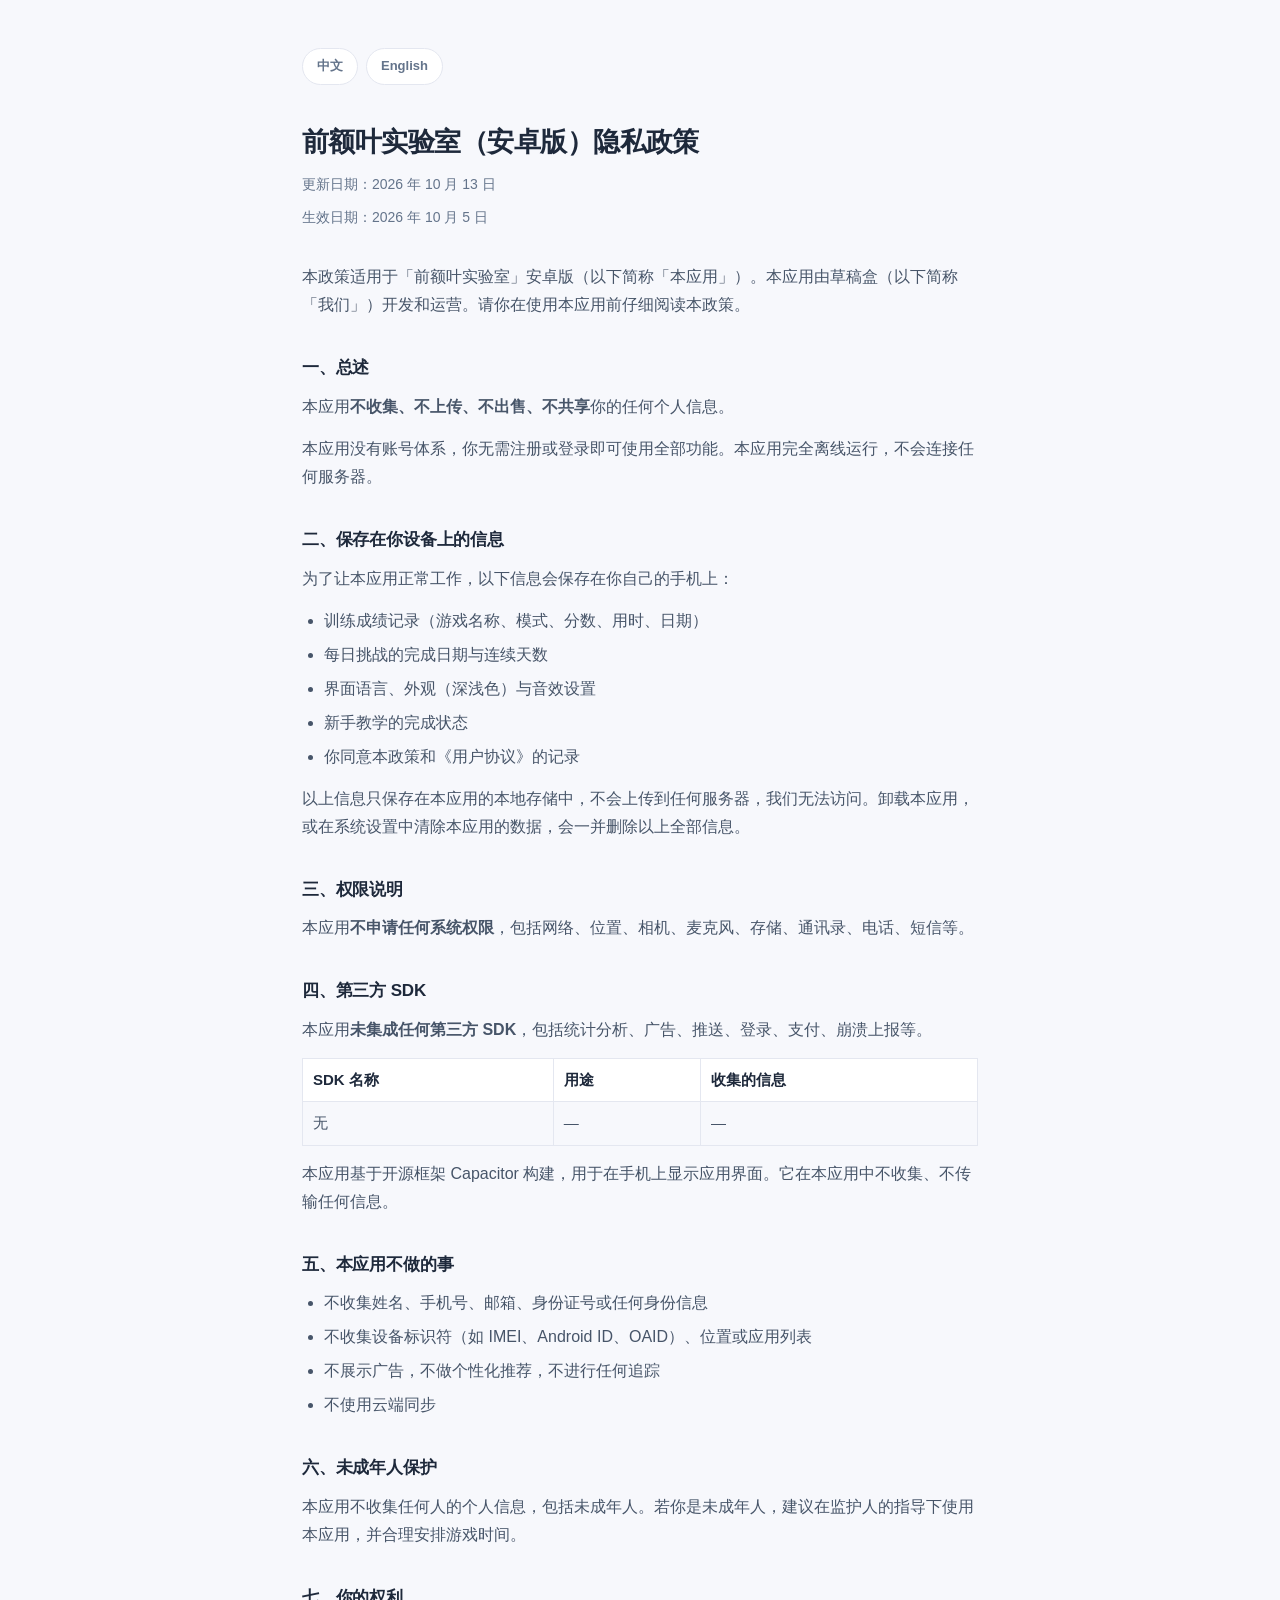
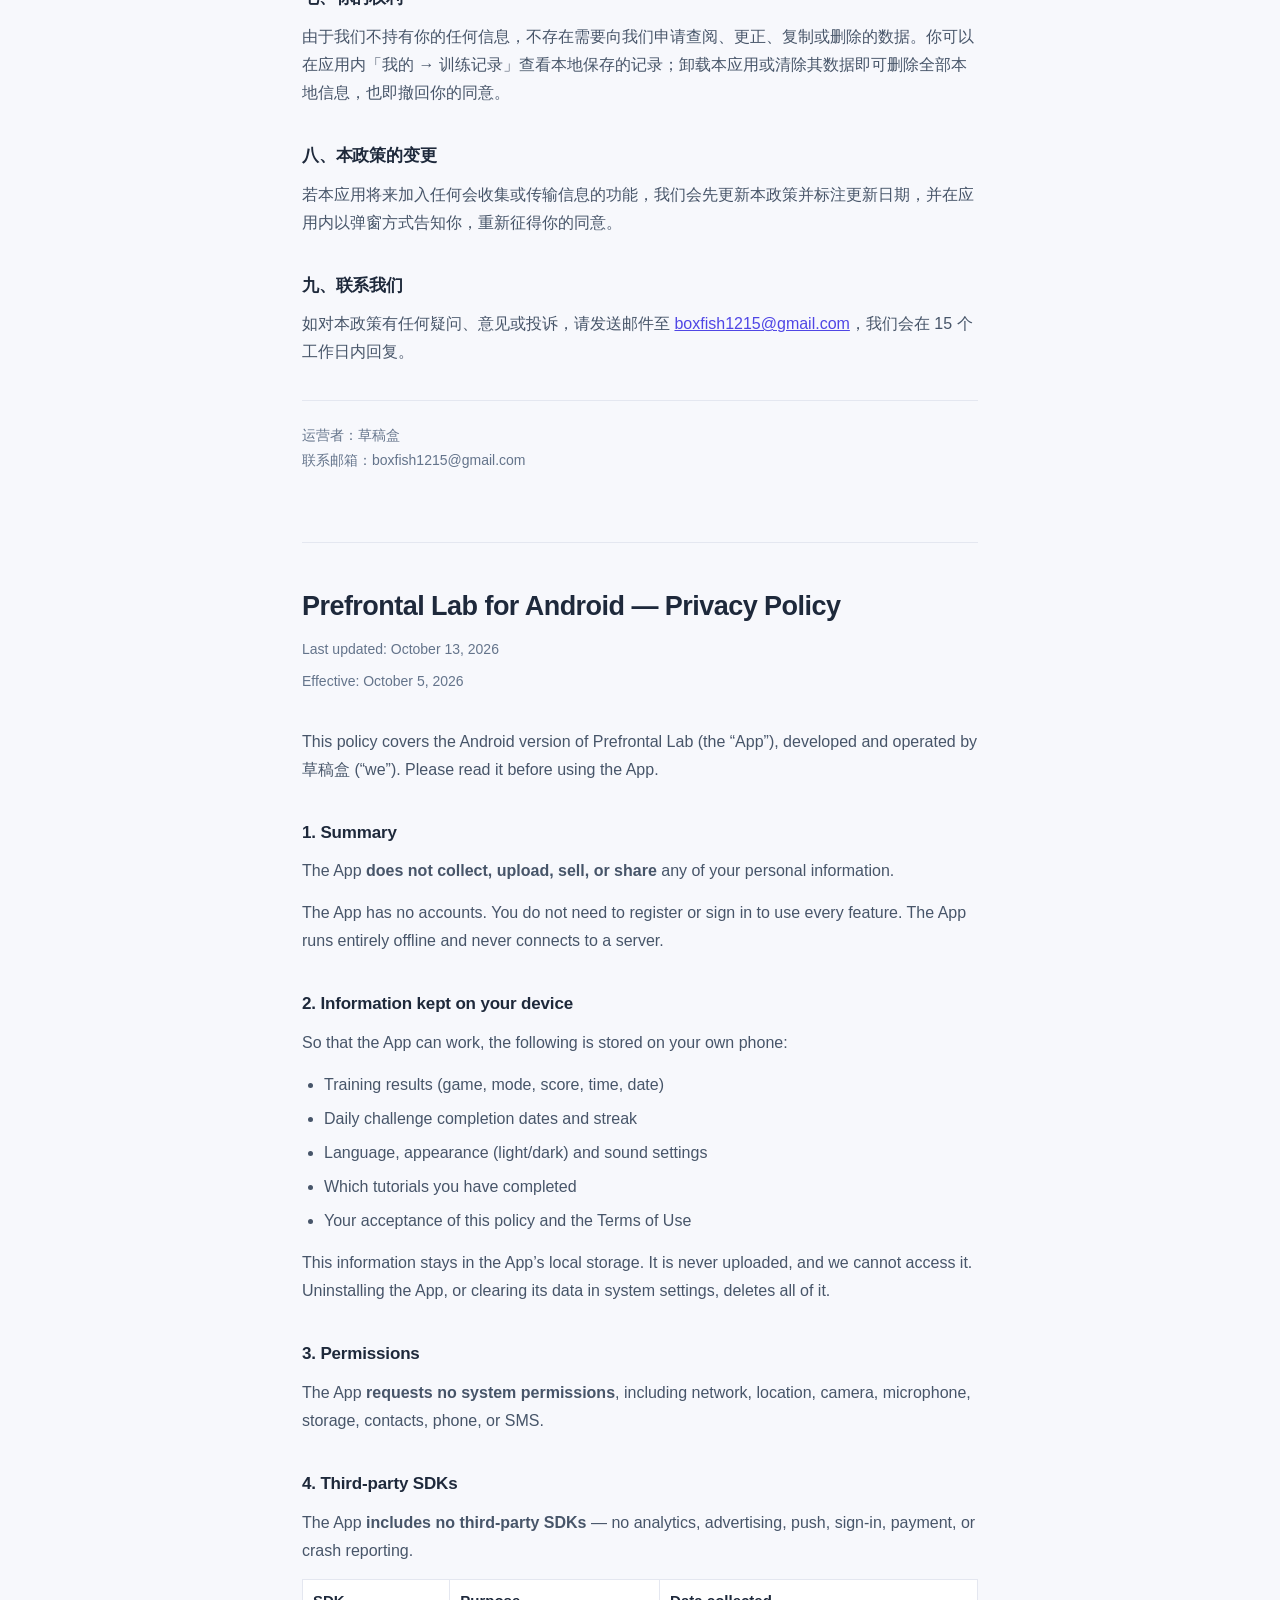
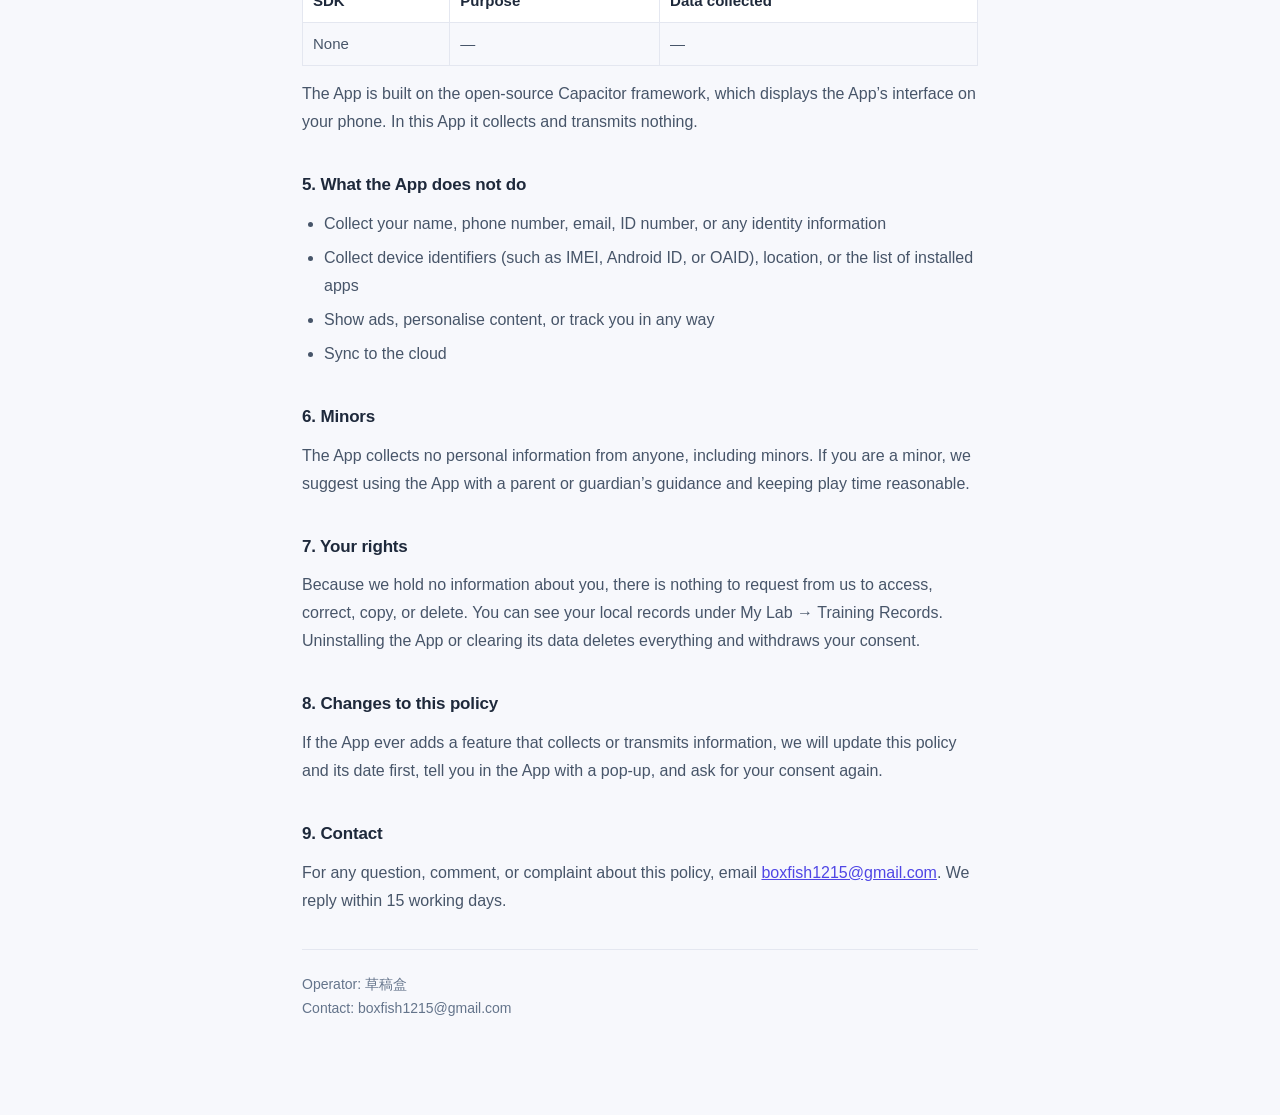
<file: android-privacy.html>
<!DOCTYPE html>
<html lang="zh-Hans">
<head>
<meta charset="utf-8">
<meta name="viewport" content="width=device-width, initial-scale=1">
<title>隐私政策（安卓版）· 前额叶实验室 / Privacy Policy (Android) · Prefrontal Lab</title>
<style>
  :root {
    --ground: #F7F8FC; --surface: #FFFFFF; --line: #E4E7F0;
    --ink: #1E293B; --soft: #475569; --muted: #64748B; --accent: #4F46E5;
  }
  @media (prefers-color-scheme: dark) {
    :root:not([data-theme="light"]) {
      --ground: #0D1119; --surface: #161B27; --line: #262E3E;
      --ink: #E8ECF5; --soft: #C3CBD9; --muted: #8D99AE; --accent: #8B92F8;
    }
  }
  :root[data-theme="dark"] {
      --ground: #0D1119; --surface: #161B27; --line: #262E3E;
      --ink: #E8ECF5; --soft: #C3CBD9; --muted: #8D99AE; --accent: #8B92F8;
    }
  * { box-sizing: border-box; }
  body {
    margin: 0; background: var(--ground); color: var(--ink);
    font-family: -apple-system, BlinkMacSystemFont, "SF Pro Text", "PingFang SC",
                 "Hiragino Sans GB", "Microsoft YaHei", "Helvetica Neue", sans-serif;
    font-size: 16px; line-height: 1.75; -webkit-font-smoothing: antialiased;
  }
  .wrap { max-width: 720px; margin: 0 auto; padding: 48px 22px 80px; }
  .lang { display: flex; gap: 8px; margin-bottom: 34px; }
  .lang a {
    padding: 6px 14px; border-radius: 99px; text-decoration: none;
    font-size: 13px; font-weight: 700; color: var(--muted);
    background: var(--surface); border: 1px solid var(--line);
  }
  .lang a:hover { color: var(--accent); border-color: var(--accent); }
  h1 { font-size: 27px; font-weight: 800; letter-spacing: -.02em; margin: 0 0 6px; }
  .updated { color: var(--muted); font-size: 14px; margin: 0 0 34px; }
  h2 { font-size: 17px; font-weight: 700; margin: 34px 0 10px; letter-spacing: -.01em; }
  p { margin: 0 0 14px; color: var(--soft); }
  ul { margin: 0 0 14px; padding-left: 22px; color: var(--soft); }
  li { margin-bottom: 6px; }
  a { color: var(--accent); }
  .entity { margin-top: 34px; padding-top: 22px; border-top: 1px solid var(--line);
            color: var(--muted); font-size: 14px; }
  section + section { margin-top: 70px; padding-top: 40px; border-top: 1px solid var(--line); }

  .meta { color: var(--muted); font-size: 14px; margin: -26px 0 34px; }
  table { width: 100%; border-collapse: collapse; margin: 0 0 14px; font-size: 15px; color: var(--soft); }
  th, td { text-align: left; padding: 8px 10px; border: 1px solid var(--line); vertical-align: top; }
  th { color: var(--ink); font-weight: 700; background: var(--surface); }
</style>
<script>
  // 安卓 App 内打开时会带上 ?theme=dark / light，让页面跟随 App 自己的深浅色设置。
  (function () {
    var m = /[?&]theme=(dark|light)/.exec(location.search);
    if (m) document.documentElement.setAttribute('data-theme', m[1]);
    // App 内打开时去掉顶部的中英切换（App 只显示当前语言那一份）。
    var l = /[?&]lang=(zh|en)/.exec(location.search);
    if (l) document.documentElement.setAttribute('data-only', l[1]);
  })();
</script>
<style>
  :root[data-only="zh"] #en, :root[data-only="en"] #zh, :root[data-only] .lang { display: none; }
  :root[data-only] .wrap { padding-top: 28px; }
</style>
</head>
<body>
<div class="wrap">
  <div class="lang">
    <a href="#zh">中文</a>
    <a href="#en">English</a>
  </div>

  <section id="zh">
    <h1>前额叶实验室（安卓版）隐私政策</h1>
    <p class="updated">更新日期：2026 年 10 月 13 日</p>
    <p class="meta">生效日期：2026 年 10 月 5 日</p>

    <p>本政策适用于「前额叶实验室」安卓版（以下简称「本应用」）。本应用由草稿盒（以下简称「我们」）开发和运营。请你在使用本应用前仔细阅读本政策。</p>

    <h2>一、总述</h2>
    <p>本应用<strong>不收集、不上传、不出售、不共享</strong>你的任何个人信息。</p>
    <p>本应用没有账号体系，你无需注册或登录即可使用全部功能。本应用完全离线运行，不会连接任何服务器。</p>

    <h2>二、保存在你设备上的信息</h2>
    <p>为了让本应用正常工作，以下信息会保存在你自己的手机上：</p>
    <ul>
      <li>训练成绩记录（游戏名称、模式、分数、用时、日期）</li>
      <li>每日挑战的完成日期与连续天数</li>
      <li>界面语言、外观（深浅色）与音效设置</li>
      <li>新手教学的完成状态</li>
      <li>你同意本政策和《用户协议》的记录</li>
    </ul>
    <p>以上信息只保存在本应用的本地存储中，不会上传到任何服务器，我们无法访问。卸载本应用，或在系统设置中清除本应用的数据，会一并删除以上全部信息。</p>

    <h2>三、权限说明</h2>
    <p>本应用<strong>不申请任何系统权限</strong>，包括网络、位置、相机、麦克风、存储、通讯录、电话、短信等。</p>

    <h2>四、第三方 SDK</h2>
    <p>本应用<strong>未集成任何第三方 SDK</strong>，包括统计分析、广告、推送、登录、支付、崩溃上报等。</p>
    <table>
      <tr><th>SDK 名称</th><th>用途</th><th>收集的信息</th></tr>
      <tr><td>无</td><td>—</td><td>—</td></tr>
    </table>
    <p>本应用基于开源框架 Capacitor 构建，用于在手机上显示应用界面。它在本应用中不收集、不传输任何信息。</p>

    <h2>五、本应用不做的事</h2>
    <ul>
      <li>不收集姓名、手机号、邮箱、身份证号或任何身份信息</li>
      <li>不收集设备标识符（如 IMEI、Android ID、OAID）、位置或应用列表</li>
      <li>不展示广告，不做个性化推荐，不进行任何追踪</li>
      <li>不使用云端同步</li>
    </ul>

    <h2>六、未成年人保护</h2>
    <p>本应用不收集任何人的个人信息，包括未成年人。若你是未成年人，建议在监护人的指导下使用本应用，并合理安排游戏时间。</p>

    <h2>七、你的权利</h2>
    <p>由于我们不持有你的任何信息，不存在需要向我们申请查阅、更正、复制或删除的数据。你可以在应用内「我的 → 训练记录」查看本地保存的记录；卸载本应用或清除其数据即可删除全部本地信息，也即撤回你的同意。</p>

    <h2>八、本政策的变更</h2>
    <p>若本应用将来加入任何会收集或传输信息的功能，我们会先更新本政策并标注更新日期，并在应用内以弹窗方式告知你，重新征得你的同意。</p>

    <h2>九、联系我们</h2>
    <p>如对本政策有任何疑问、意见或投诉，请发送邮件至 <a href="mailto:boxfish1215@gmail.com">boxfish1215@gmail.com</a>，我们会在 15 个工作日内回复。</p>

    <p class="entity">运营者：草稿盒<br>联系邮箱：boxfish1215@gmail.com</p>
  </section>

  <section id="en" lang="en">
    <h1>Prefrontal Lab for Android — Privacy Policy</h1>
    <p class="updated">Last updated: October 13, 2026</p>
    <p class="meta">Effective: October 5, 2026</p>

    <p>This policy covers the Android version of Prefrontal Lab (the “App”), developed and operated by 草稿盒 (“we”). Please read it before using the App.</p>

    <h2>1. Summary</h2>
    <p>The App <strong>does not collect, upload, sell, or share</strong> any of your personal information.</p>
    <p>The App has no accounts. You do not need to register or sign in to use every feature. The App runs entirely offline and never connects to a server.</p>

    <h2>2. Information kept on your device</h2>
    <p>So that the App can work, the following is stored on your own phone:</p>
    <ul>
      <li>Training results (game, mode, score, time, date)</li>
      <li>Daily challenge completion dates and streak</li>
      <li>Language, appearance (light/dark) and sound settings</li>
      <li>Which tutorials you have completed</li>
      <li>Your acceptance of this policy and the Terms of Use</li>
    </ul>
    <p>This information stays in the App’s local storage. It is never uploaded, and we cannot access it. Uninstalling the App, or clearing its data in system settings, deletes all of it.</p>

    <h2>3. Permissions</h2>
    <p>The App <strong>requests no system permissions</strong>, including network, location, camera, microphone, storage, contacts, phone, or SMS.</p>

    <h2>4. Third-party SDKs</h2>
    <p>The App <strong>includes no third-party SDKs</strong> — no analytics, advertising, push, sign-in, payment, or crash reporting.</p>
    <table>
      <tr><th>SDK</th><th>Purpose</th><th>Data collected</th></tr>
      <tr><td>None</td><td>—</td><td>—</td></tr>
    </table>
    <p>The App is built on the open-source Capacitor framework, which displays the App’s interface on your phone. In this App it collects and transmits nothing.</p>

    <h2>5. What the App does not do</h2>
    <ul>
      <li>Collect your name, phone number, email, ID number, or any identity information</li>
      <li>Collect device identifiers (such as IMEI, Android ID, or OAID), location, or the list of installed apps</li>
      <li>Show ads, personalise content, or track you in any way</li>
      <li>Sync to the cloud</li>
    </ul>

    <h2>6. Minors</h2>
    <p>The App collects no personal information from anyone, including minors. If you are a minor, we suggest using the App with a parent or guardian’s guidance and keeping play time reasonable.</p>

    <h2>7. Your rights</h2>
    <p>Because we hold no information about you, there is nothing to request from us to access, correct, copy, or delete. You can see your local records under My Lab → Training Records. Uninstalling the App or clearing its data deletes everything and withdraws your consent.</p>

    <h2>8. Changes to this policy</h2>
    <p>If the App ever adds a feature that collects or transmits information, we will update this policy and its date first, tell you in the App with a pop-up, and ask for your consent again.</p>

    <h2>9. Contact</h2>
    <p>For any question, comment, or complaint about this policy, email <a href="mailto:boxfish1215@gmail.com">boxfish1215@gmail.com</a>. We reply within 15 working days.</p>

    <p class="entity">Operator: 草稿盒<br>Contact: boxfish1215@gmail.com</p>
  </section>
</div>
</body>
</html>
</file>
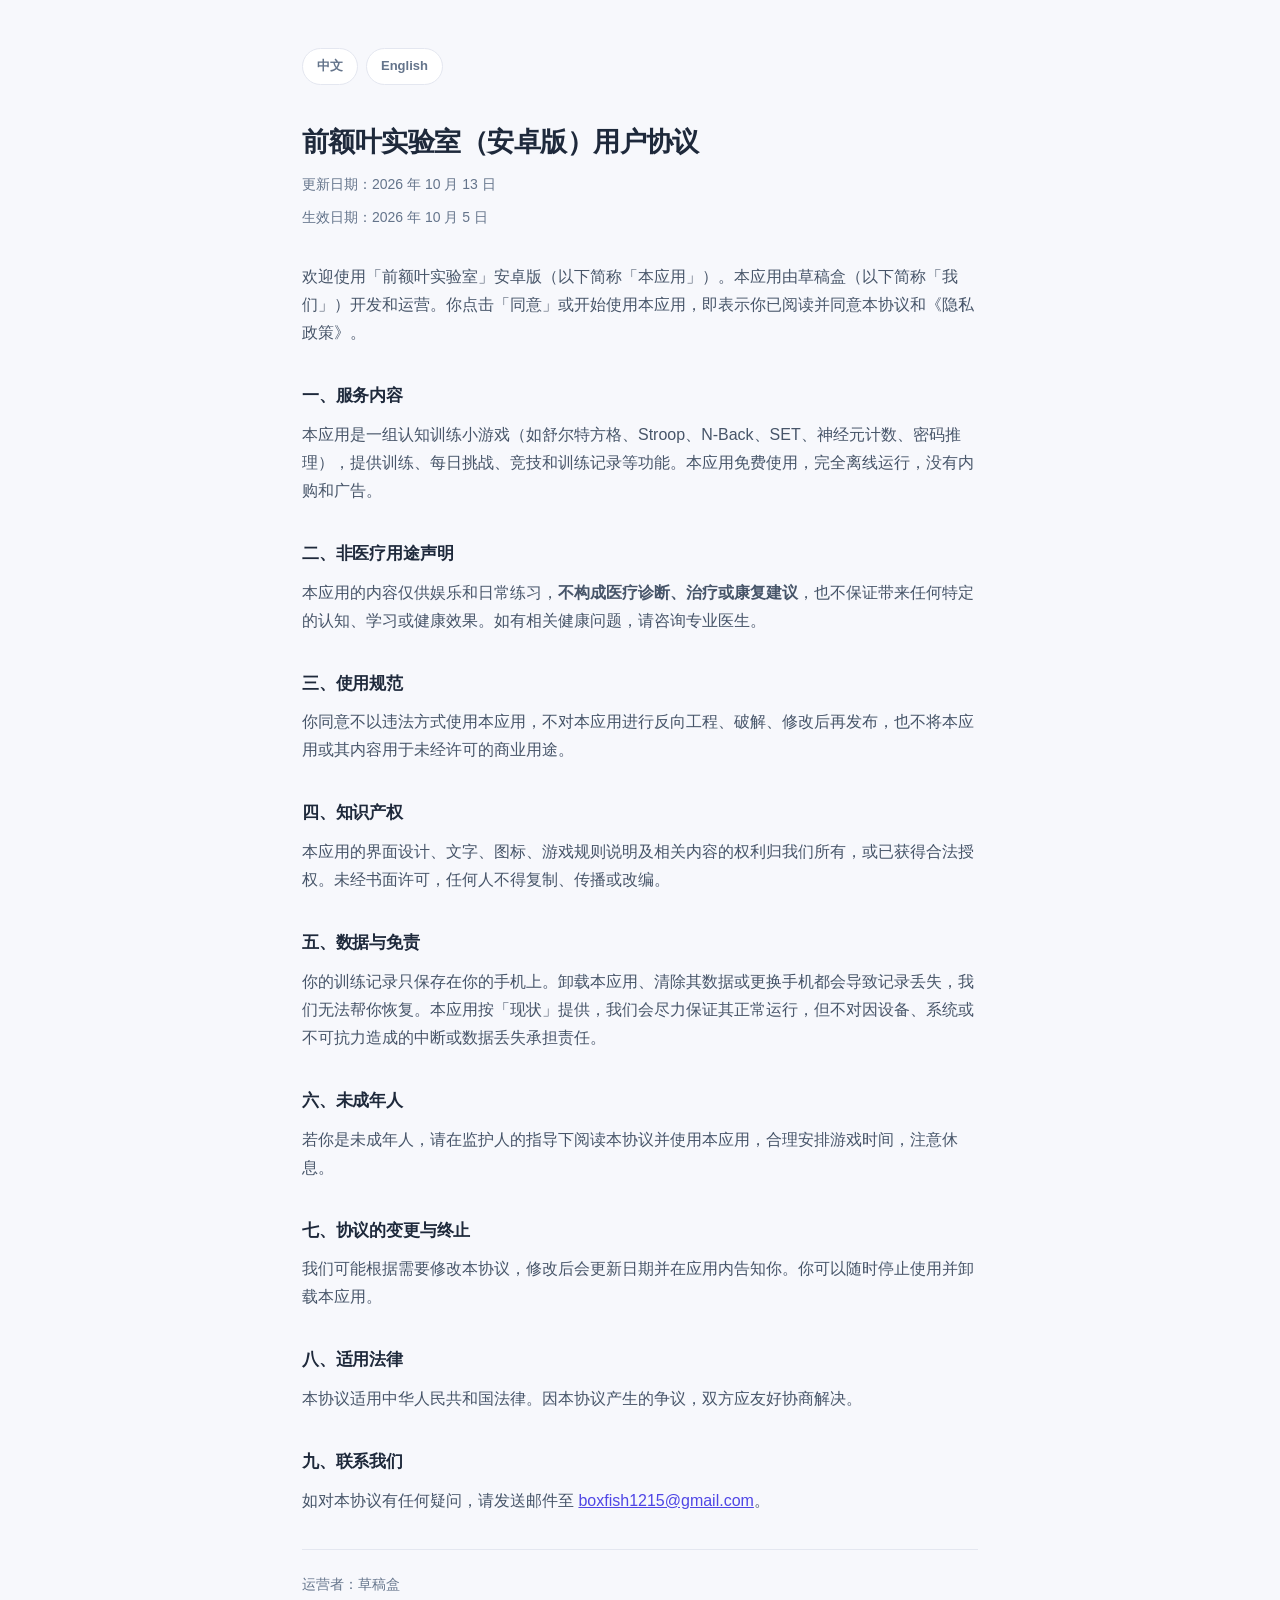
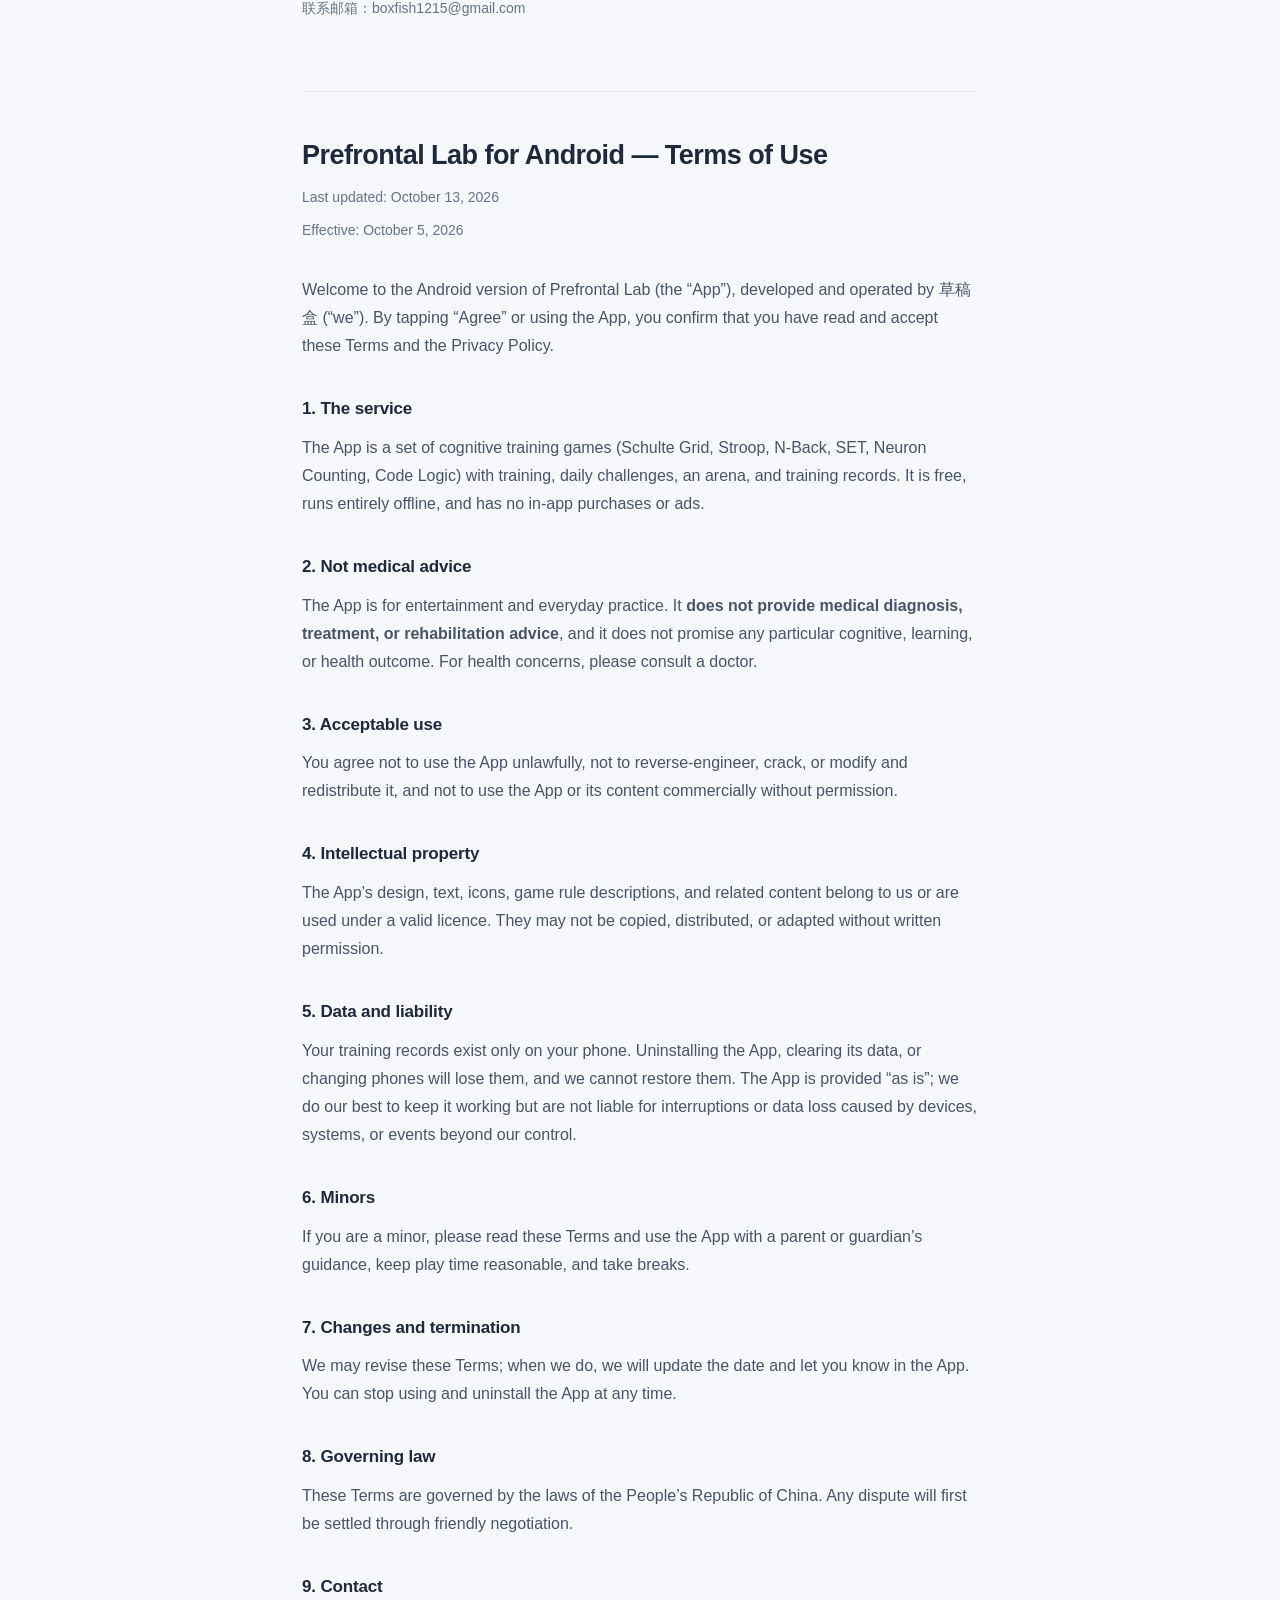
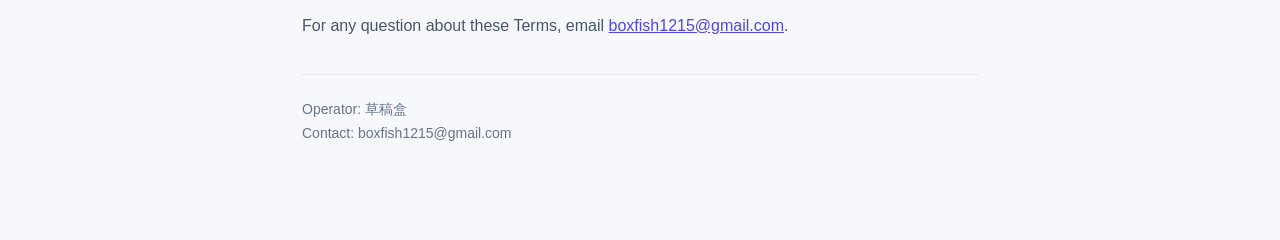
<file: android-terms.html>
<!DOCTYPE html>
<html lang="zh-Hans">
<head>
<meta charset="utf-8">
<meta name="viewport" content="width=device-width, initial-scale=1">
<title>用户协议（安卓版）· 前额叶实验室 / Terms of Use (Android) · Prefrontal Lab</title>
<style>
  :root {
    --ground: #F7F8FC; --surface: #FFFFFF; --line: #E4E7F0;
    --ink: #1E293B; --soft: #475569; --muted: #64748B; --accent: #4F46E5;
  }
  @media (prefers-color-scheme: dark) {
    :root:not([data-theme="light"]) {
      --ground: #0D1119; --surface: #161B27; --line: #262E3E;
      --ink: #E8ECF5; --soft: #C3CBD9; --muted: #8D99AE; --accent: #8B92F8;
    }
  }
  :root[data-theme="dark"] {
      --ground: #0D1119; --surface: #161B27; --line: #262E3E;
      --ink: #E8ECF5; --soft: #C3CBD9; --muted: #8D99AE; --accent: #8B92F8;
    }
  * { box-sizing: border-box; }
  body {
    margin: 0; background: var(--ground); color: var(--ink);
    font-family: -apple-system, BlinkMacSystemFont, "SF Pro Text", "PingFang SC",
                 "Hiragino Sans GB", "Microsoft YaHei", "Helvetica Neue", sans-serif;
    font-size: 16px; line-height: 1.75; -webkit-font-smoothing: antialiased;
  }
  .wrap { max-width: 720px; margin: 0 auto; padding: 48px 22px 80px; }
  .lang { display: flex; gap: 8px; margin-bottom: 34px; }
  .lang a {
    padding: 6px 14px; border-radius: 99px; text-decoration: none;
    font-size: 13px; font-weight: 700; color: var(--muted);
    background: var(--surface); border: 1px solid var(--line);
  }
  .lang a:hover { color: var(--accent); border-color: var(--accent); }
  h1 { font-size: 27px; font-weight: 800; letter-spacing: -.02em; margin: 0 0 6px; }
  .updated { color: var(--muted); font-size: 14px; margin: 0 0 34px; }
  h2 { font-size: 17px; font-weight: 700; margin: 34px 0 10px; letter-spacing: -.01em; }
  p { margin: 0 0 14px; color: var(--soft); }
  ul { margin: 0 0 14px; padding-left: 22px; color: var(--soft); }
  li { margin-bottom: 6px; }
  a { color: var(--accent); }
  .entity { margin-top: 34px; padding-top: 22px; border-top: 1px solid var(--line);
            color: var(--muted); font-size: 14px; }
  section + section { margin-top: 70px; padding-top: 40px; border-top: 1px solid var(--line); }

  .meta { color: var(--muted); font-size: 14px; margin: -26px 0 34px; }
  table { width: 100%; border-collapse: collapse; margin: 0 0 14px; font-size: 15px; color: var(--soft); }
  th, td { text-align: left; padding: 8px 10px; border: 1px solid var(--line); vertical-align: top; }
  th { color: var(--ink); font-weight: 700; background: var(--surface); }
</style>
<script>
  // 安卓 App 内打开时会带上 ?theme=dark / light，让页面跟随 App 自己的深浅色设置。
  (function () {
    var m = /[?&]theme=(dark|light)/.exec(location.search);
    if (m) document.documentElement.setAttribute('data-theme', m[1]);
    // App 内打开时去掉顶部的中英切换（App 只显示当前语言那一份）。
    var l = /[?&]lang=(zh|en)/.exec(location.search);
    if (l) document.documentElement.setAttribute('data-only', l[1]);
  })();
</script>
<style>
  :root[data-only="zh"] #en, :root[data-only="en"] #zh, :root[data-only] .lang { display: none; }
  :root[data-only] .wrap { padding-top: 28px; }
</style>
</head>
<body>
<div class="wrap">
  <div class="lang">
    <a href="#zh">中文</a>
    <a href="#en">English</a>
  </div>

  <section id="zh">
    <h1>前额叶实验室（安卓版）用户协议</h1>
    <p class="updated">更新日期：2026 年 10 月 13 日</p>
    <p class="meta">生效日期：2026 年 10 月 5 日</p>

    <p>欢迎使用「前额叶实验室」安卓版（以下简称「本应用」）。本应用由草稿盒（以下简称「我们」）开发和运营。你点击「同意」或开始使用本应用，即表示你已阅读并同意本协议和《隐私政策》。</p>

    <h2>一、服务内容</h2>
    <p>本应用是一组认知训练小游戏（如舒尔特方格、Stroop、N-Back、SET、神经元计数、密码推理），提供训练、每日挑战、竞技和训练记录等功能。本应用免费使用，完全离线运行，没有内购和广告。</p>

    <h2>二、非医疗用途声明</h2>
    <p>本应用的内容仅供娱乐和日常练习，<strong>不构成医疗诊断、治疗或康复建议</strong>，也不保证带来任何特定的认知、学习或健康效果。如有相关健康问题，请咨询专业医生。</p>

    <h2>三、使用规范</h2>
    <p>你同意不以违法方式使用本应用，不对本应用进行反向工程、破解、修改后再发布，也不将本应用或其内容用于未经许可的商业用途。</p>

    <h2>四、知识产权</h2>
    <p>本应用的界面设计、文字、图标、游戏规则说明及相关内容的权利归我们所有，或已获得合法授权。未经书面许可，任何人不得复制、传播或改编。</p>

    <h2>五、数据与免责</h2>
    <p>你的训练记录只保存在你的手机上。卸载本应用、清除其数据或更换手机都会导致记录丢失，我们无法帮你恢复。本应用按「现状」提供，我们会尽力保证其正常运行，但不对因设备、系统或不可抗力造成的中断或数据丢失承担责任。</p>

    <h2>六、未成年人</h2>
    <p>若你是未成年人，请在监护人的指导下阅读本协议并使用本应用，合理安排游戏时间，注意休息。</p>

    <h2>七、协议的变更与终止</h2>
    <p>我们可能根据需要修改本协议，修改后会更新日期并在应用内告知你。你可以随时停止使用并卸载本应用。</p>

    <h2>八、适用法律</h2>
    <p>本协议适用中华人民共和国法律。因本协议产生的争议，双方应友好协商解决。</p>

    <h2>九、联系我们</h2>
    <p>如对本协议有任何疑问，请发送邮件至 <a href="mailto:boxfish1215@gmail.com">boxfish1215@gmail.com</a>。</p>

    <p class="entity">运营者：草稿盒<br>联系邮箱：boxfish1215@gmail.com</p>
  </section>

  <section id="en" lang="en">
    <h1>Prefrontal Lab for Android — Terms of Use</h1>
    <p class="updated">Last updated: October 13, 2026</p>
    <p class="meta">Effective: October 5, 2026</p>

    <p>Welcome to the Android version of Prefrontal Lab (the “App”), developed and operated by 草稿盒 (“we”). By tapping “Agree” or using the App, you confirm that you have read and accept these Terms and the Privacy Policy.</p>

    <h2>1. The service</h2>
    <p>The App is a set of cognitive training games (Schulte Grid, Stroop, N-Back, SET, Neuron Counting, Code Logic) with training, daily challenges, an arena, and training records. It is free, runs entirely offline, and has no in-app purchases or ads.</p>

    <h2>2. Not medical advice</h2>
    <p>The App is for entertainment and everyday practice. It <strong>does not provide medical diagnosis, treatment, or rehabilitation advice</strong>, and it does not promise any particular cognitive, learning, or health outcome. For health concerns, please consult a doctor.</p>

    <h2>3. Acceptable use</h2>
    <p>You agree not to use the App unlawfully, not to reverse-engineer, crack, or modify and redistribute it, and not to use the App or its content commercially without permission.</p>

    <h2>4. Intellectual property</h2>
    <p>The App’s design, text, icons, game rule descriptions, and related content belong to us or are used under a valid licence. They may not be copied, distributed, or adapted without written permission.</p>

    <h2>5. Data and liability</h2>
    <p>Your training records exist only on your phone. Uninstalling the App, clearing its data, or changing phones will lose them, and we cannot restore them. The App is provided “as is”; we do our best to keep it working but are not liable for interruptions or data loss caused by devices, systems, or events beyond our control.</p>

    <h2>6. Minors</h2>
    <p>If you are a minor, please read these Terms and use the App with a parent or guardian’s guidance, keep play time reasonable, and take breaks.</p>

    <h2>7. Changes and termination</h2>
    <p>We may revise these Terms; when we do, we will update the date and let you know in the App. You can stop using and uninstall the App at any time.</p>

    <h2>8. Governing law</h2>
    <p>These Terms are governed by the laws of the People’s Republic of China. Any dispute will first be settled through friendly negotiation.</p>

    <h2>9. Contact</h2>
    <p>For any question about these Terms, email <a href="mailto:boxfish1215@gmail.com">boxfish1215@gmail.com</a>.</p>

    <p class="entity">Operator: 草稿盒<br>Contact: boxfish1215@gmail.com</p>
  </section>
</div>
</body>
</html>
</file>
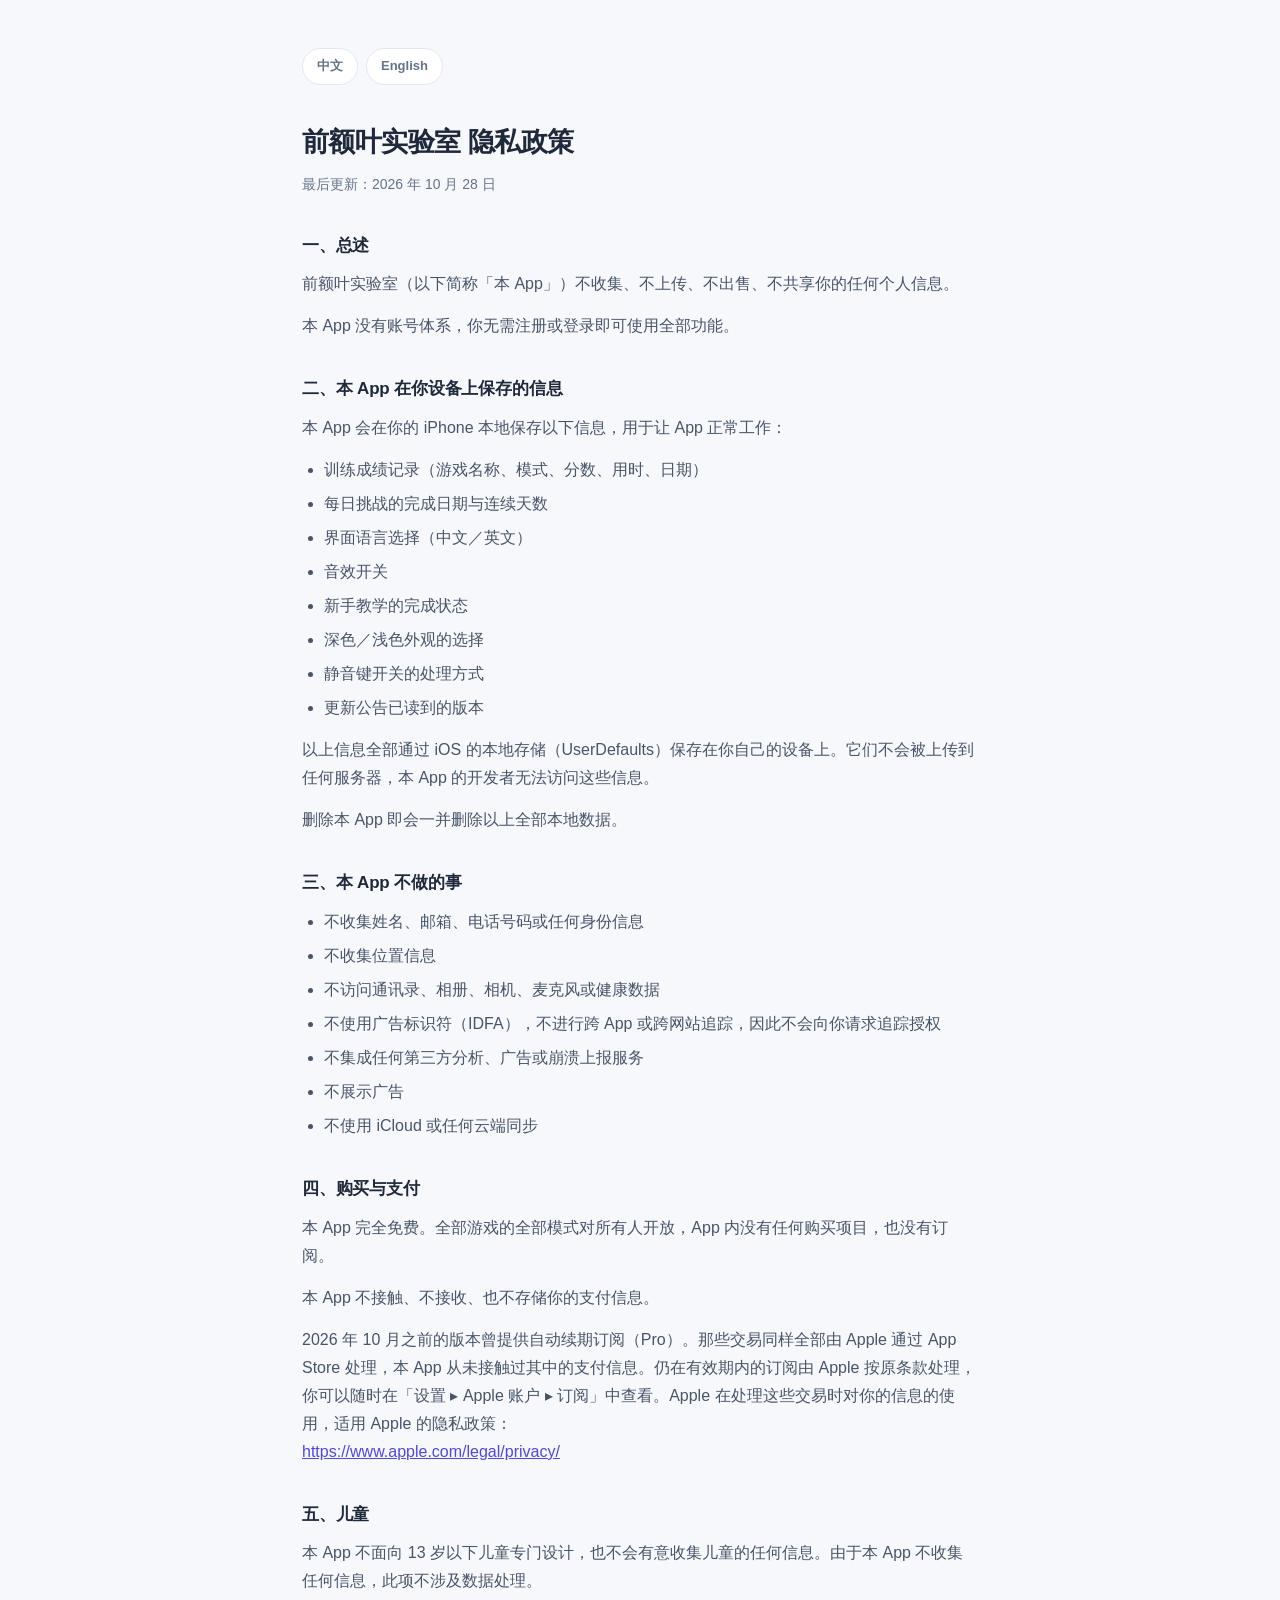
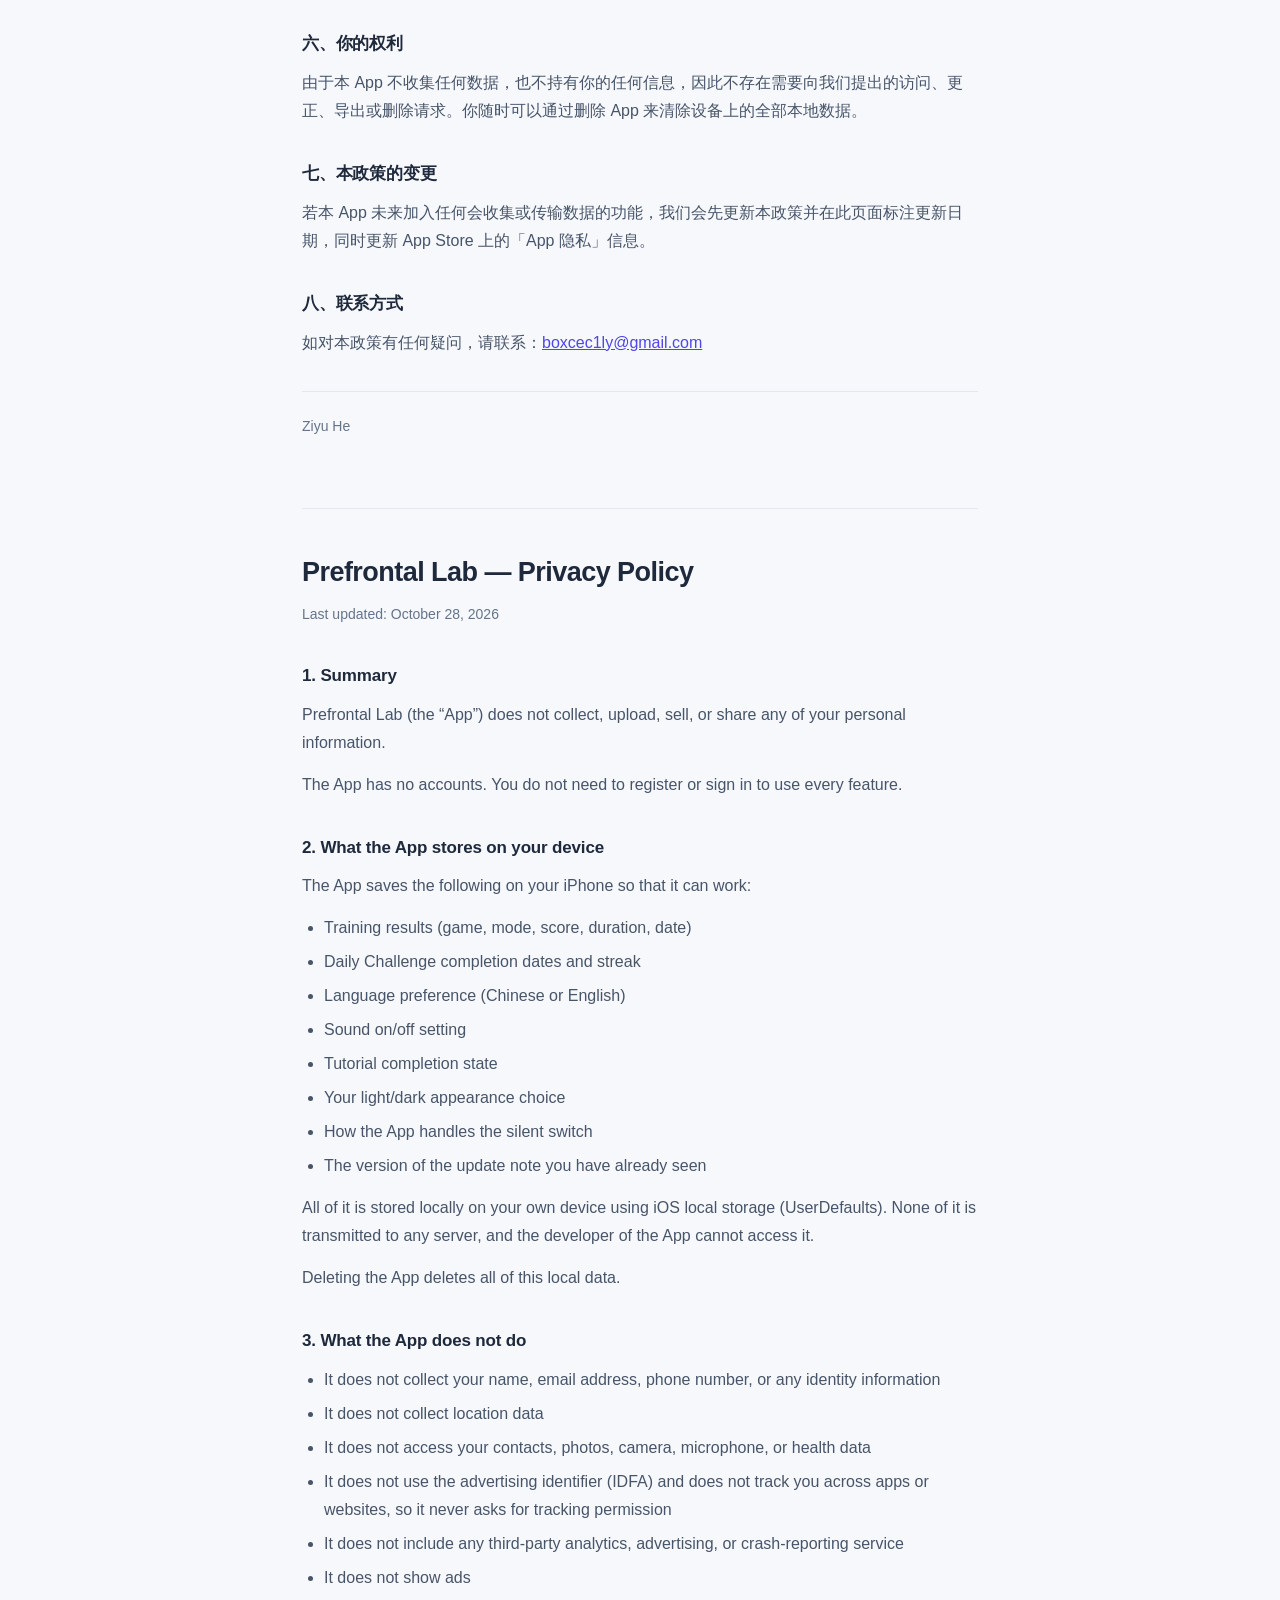
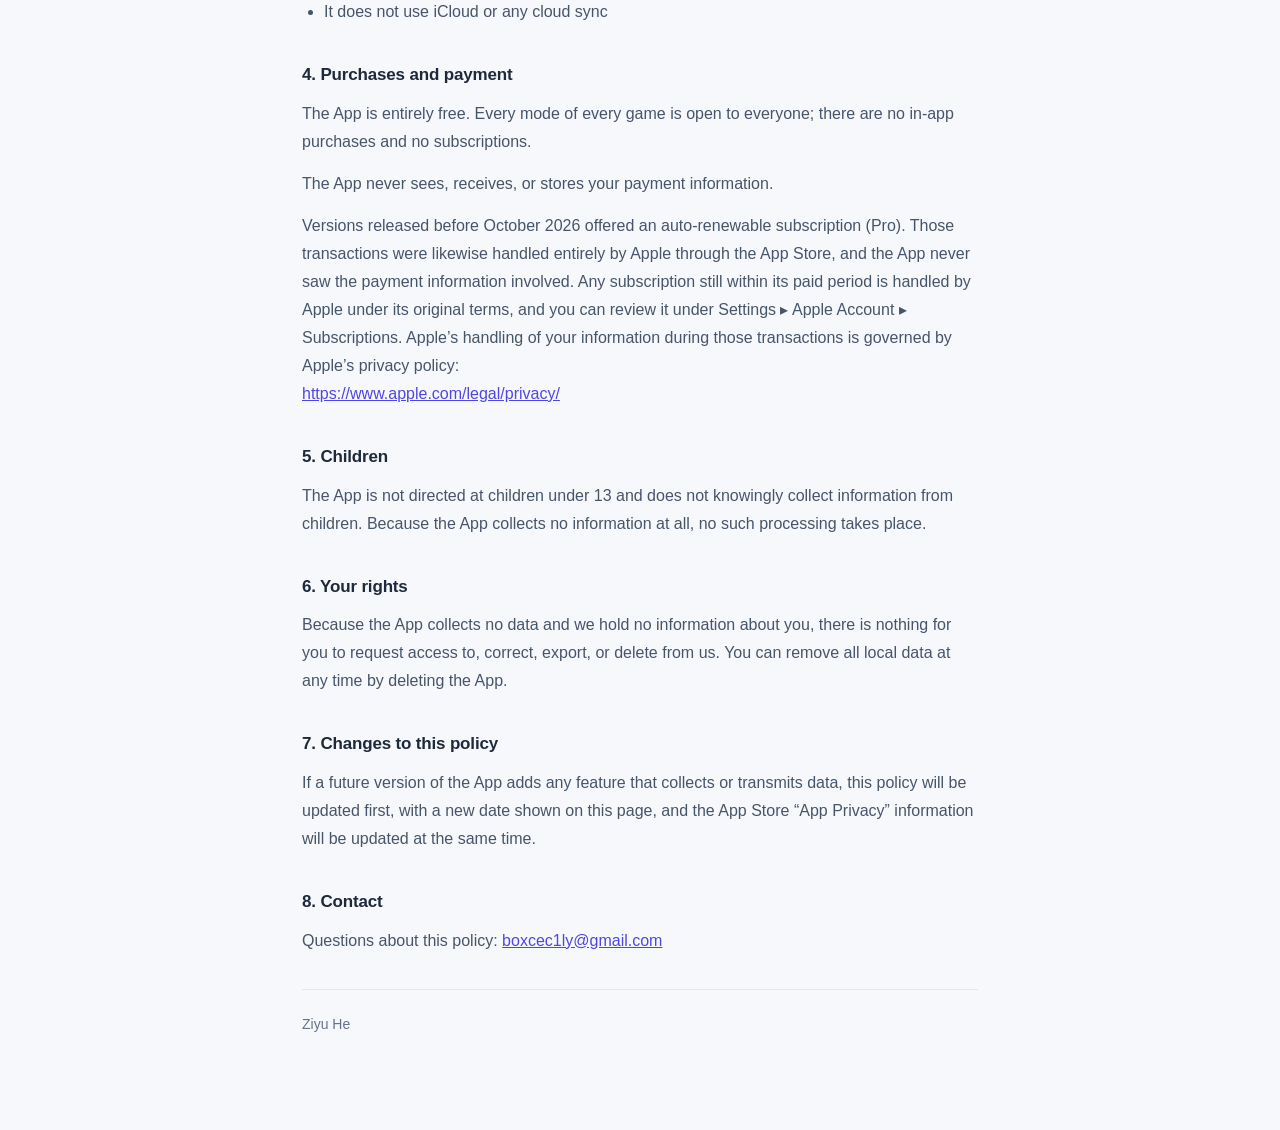
<file: privacy.html>
<!DOCTYPE html>
<html lang="zh-Hans">
<head>
<meta charset="utf-8">
<meta name="viewport" content="width=device-width, initial-scale=1">
<title>隐私政策 · 前额叶实验室 / Privacy Policy · Prefrontal Lab</title>
<style>
  :root {
    --ground: #F7F8FC; --surface: #FFFFFF; --line: #E4E7F0;
    --ink: #1E293B; --soft: #475569; --muted: #64748B; --accent: #4F46E5;
  }
  @media (prefers-color-scheme: dark) {
    :root {
      --ground: #0D1119; --surface: #161B27; --line: #262E3E;
      --ink: #E8ECF5; --soft: #C3CBD9; --muted: #8D99AE; --accent: #8B92F8;
    }
  }
  * { box-sizing: border-box; }
  body {
    margin: 0; background: var(--ground); color: var(--ink);
    font-family: -apple-system, BlinkMacSystemFont, "SF Pro Text", "PingFang SC",
                 "Hiragino Sans GB", "Microsoft YaHei", "Helvetica Neue", sans-serif;
    font-size: 16px; line-height: 1.75; -webkit-font-smoothing: antialiased;
  }
  .wrap { max-width: 720px; margin: 0 auto; padding: 48px 22px 80px; }
  .lang { display: flex; gap: 8px; margin-bottom: 34px; }
  .lang a {
    padding: 6px 14px; border-radius: 99px; text-decoration: none;
    font-size: 13px; font-weight: 700; color: var(--muted);
    background: var(--surface); border: 1px solid var(--line);
  }
  .lang a:hover { color: var(--accent); border-color: var(--accent); }
  h1 { font-size: 27px; font-weight: 800; letter-spacing: -.02em; margin: 0 0 6px; }
  .updated { color: var(--muted); font-size: 14px; margin: 0 0 34px; }
  h2 { font-size: 17px; font-weight: 700; margin: 34px 0 10px; letter-spacing: -.01em; }
  p { margin: 0 0 14px; color: var(--soft); }
  ul { margin: 0 0 14px; padding-left: 22px; color: var(--soft); }
  li { margin-bottom: 6px; }
  a { color: var(--accent); }
  .entity { margin-top: 34px; padding-top: 22px; border-top: 1px solid var(--line);
            color: var(--muted); font-size: 14px; }
  section + section { margin-top: 70px; padding-top: 40px; border-top: 1px solid var(--line); }
</style>
</head>
<body>
<div class="wrap">

  <div class="lang">
    <a href="#zh">中文</a>
    <a href="#en">English</a>
  </div>

  <section id="zh">
    <h1>前额叶实验室 隐私政策</h1>
    <p class="updated">最后更新：2026 年 10 月 28 日</p>

    <h2>一、总述</h2>
    <p>前额叶实验室（以下简称「本 App」）不收集、不上传、不出售、不共享你的任何个人信息。</p>
    <p>本 App 没有账号体系，你无需注册或登录即可使用全部功能。</p>

    <h2>二、本 App 在你设备上保存的信息</h2>
    <p>本 App 会在你的 iPhone 本地保存以下信息，用于让 App 正常工作：</p>
    <ul>
      <li>训练成绩记录（游戏名称、模式、分数、用时、日期）</li>
      <li>每日挑战的完成日期与连续天数</li>
      <li>界面语言选择（中文／英文）</li>
      <li>音效开关</li>
      <li>新手教学的完成状态</li>
      <li>深色／浅色外观的选择</li>
      <li>静音键开关的处理方式</li>
      <li>更新公告已读到的版本</li>
    </ul>
    <p>以上信息全部通过 iOS 的本地存储（UserDefaults）保存在你自己的设备上。它们不会被上传到任何服务器，本 App 的开发者无法访问这些信息。</p>
    <p>删除本 App 即会一并删除以上全部本地数据。</p>

    <h2>三、本 App 不做的事</h2>
    <ul>
      <li>不收集姓名、邮箱、电话号码或任何身份信息</li>
      <li>不收集位置信息</li>
      <li>不访问通讯录、相册、相机、麦克风或健康数据</li>
      <li>不使用广告标识符（IDFA），不进行跨 App 或跨网站追踪，因此不会向你请求追踪授权</li>
      <li>不集成任何第三方分析、广告或崩溃上报服务</li>
      <li>不展示广告</li>
      <li>不使用 iCloud 或任何云端同步</li>
    </ul>

    <h2>四、购买与支付</h2>
    <p>本 App 完全免费。全部游戏的全部模式对所有人开放，App 内没有任何购买项目，也没有订阅。</p>
    <p>本 App 不接触、不接收、也不存储你的支付信息。</p>
    <p>2026 年 10 月之前的版本曾提供自动续期订阅（Pro）。那些交易同样全部由 Apple 通过 App Store 处理，本 App 从未接触过其中的支付信息。仍在有效期内的订阅由 Apple 按原条款处理，你可以随时在「设置 ▸ Apple 账户 ▸ 订阅」中查看。Apple 在处理这些交易时对你的信息的使用，适用 Apple 的隐私政策：<br>
      <a href="https://www.apple.com/legal/privacy/">https://www.apple.com/legal/privacy/</a></p>

    <h2>五、儿童</h2>
    <p>本 App 不面向 13 岁以下儿童专门设计，也不会有意收集儿童的任何信息。由于本 App 不收集任何信息，此项不涉及数据处理。</p>

    <h2>六、你的权利</h2>
    <p>由于本 App 不收集任何数据，也不持有你的任何信息，因此不存在需要向我们提出的访问、更正、导出或删除请求。你随时可以通过删除 App 来清除设备上的全部本地数据。</p>

    <h2>七、本政策的变更</h2>
    <p>若本 App 未来加入任何会收集或传输数据的功能，我们会先更新本政策并在此页面标注更新日期，同时更新 App Store 上的「App 隐私」信息。</p>

    <h2>八、联系方式</h2>
    <p>如对本政策有任何疑问，请联系：<a href="mailto:boxcec1ly@gmail.com">boxcec1ly@gmail.com</a></p>

    <p class="entity">Ziyu He</p>
  </section>

  <section id="en" lang="en">
    <h1>Prefrontal Lab — Privacy Policy</h1>
    <p class="updated">Last updated: October 28, 2026</p>

    <h2>1. Summary</h2>
    <p>Prefrontal Lab (the “App”) does not collect, upload, sell, or share any of your personal information.</p>
    <p>The App has no accounts. You do not need to register or sign in to use every feature.</p>

    <h2>2. What the App stores on your device</h2>
    <p>The App saves the following on your iPhone so that it can work:</p>
    <ul>
      <li>Training results (game, mode, score, duration, date)</li>
      <li>Daily Challenge completion dates and streak</li>
      <li>Language preference (Chinese or English)</li>
      <li>Sound on/off setting</li>
      <li>Tutorial completion state</li>
      <li>Your light/dark appearance choice</li>
      <li>How the App handles the silent switch</li>
      <li>The version of the update note you have already seen</li>
    </ul>
    <p>All of it is stored locally on your own device using iOS local storage (UserDefaults). None of it is transmitted to any server, and the developer of the App cannot access it.</p>
    <p>Deleting the App deletes all of this local data.</p>

    <h2>3. What the App does not do</h2>
    <ul>
      <li>It does not collect your name, email address, phone number, or any identity information</li>
      <li>It does not collect location data</li>
      <li>It does not access your contacts, photos, camera, microphone, or health data</li>
      <li>It does not use the advertising identifier (IDFA) and does not track you across apps or websites, so it never asks for tracking permission</li>
      <li>It does not include any third-party analytics, advertising, or crash-reporting service</li>
      <li>It does not show ads</li>
      <li>It does not use iCloud or any cloud sync</li>
    </ul>

    <h2>4. Purchases and payment</h2>
    <p>The App is entirely free. Every mode of every game is open to everyone; there are no in-app purchases and no subscriptions.</p>
    <p>The App never sees, receives, or stores your payment information.</p>
    <p>Versions released before October 2026 offered an auto-renewable subscription (Pro). Those transactions were likewise handled entirely by Apple through the App Store, and the App never saw the payment information involved. Any subscription still within its paid period is handled by Apple under its original terms, and you can review it under Settings ▸ Apple Account ▸ Subscriptions. Apple’s handling of your information during those transactions is governed by Apple’s privacy policy:<br>
      <a href="https://www.apple.com/legal/privacy/">https://www.apple.com/legal/privacy/</a></p>

    <h2>5. Children</h2>
    <p>The App is not directed at children under 13 and does not knowingly collect information from children. Because the App collects no information at all, no such processing takes place.</p>

    <h2>6. Your rights</h2>
    <p>Because the App collects no data and we hold no information about you, there is nothing for you to request access to, correct, export, or delete from us. You can remove all local data at any time by deleting the App.</p>

    <h2>7. Changes to this policy</h2>
    <p>If a future version of the App adds any feature that collects or transmits data, this policy will be updated first, with a new date shown on this page, and the App Store “App Privacy” information will be updated at the same time.</p>

    <h2>8. Contact</h2>
    <p>Questions about this policy: <a href="mailto:boxcec1ly@gmail.com">boxcec1ly@gmail.com</a></p>

    <p class="entity">Ziyu He</p>
  </section>

</div>
</body>
</html>
</file>
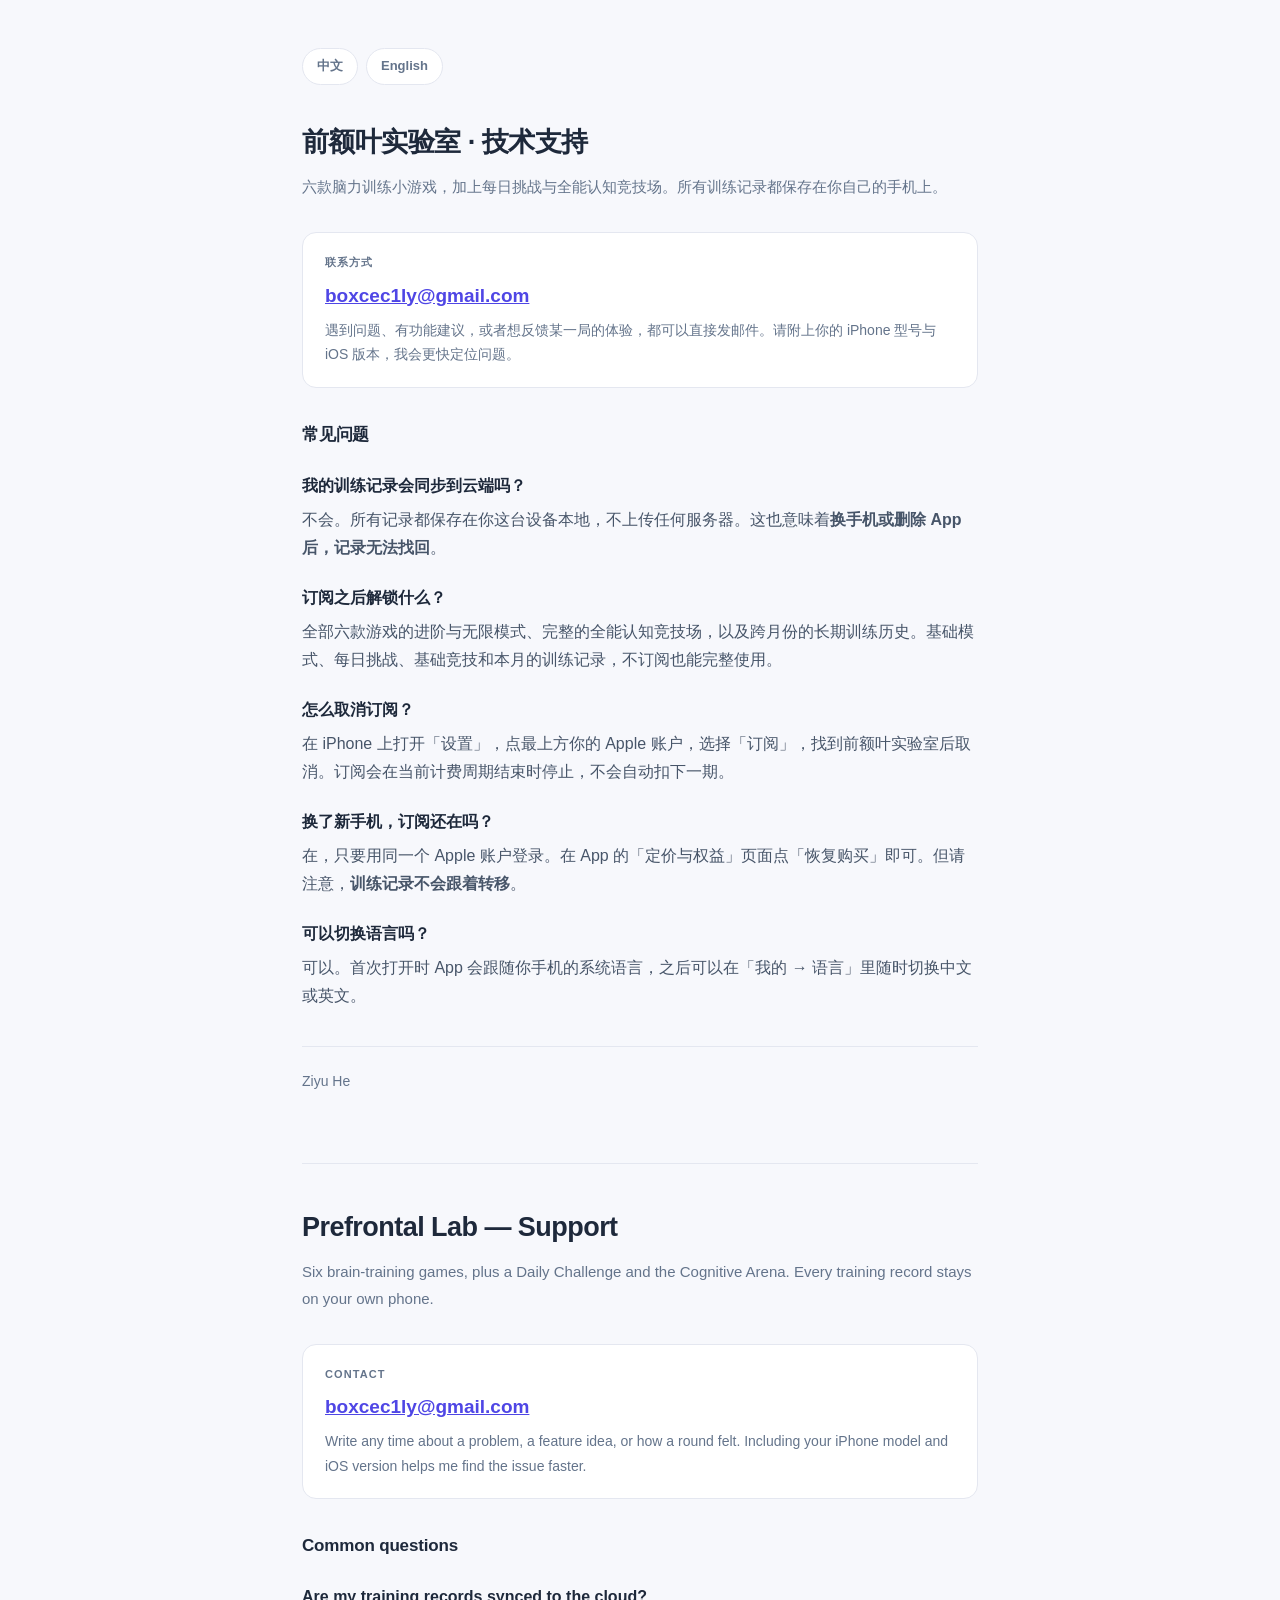
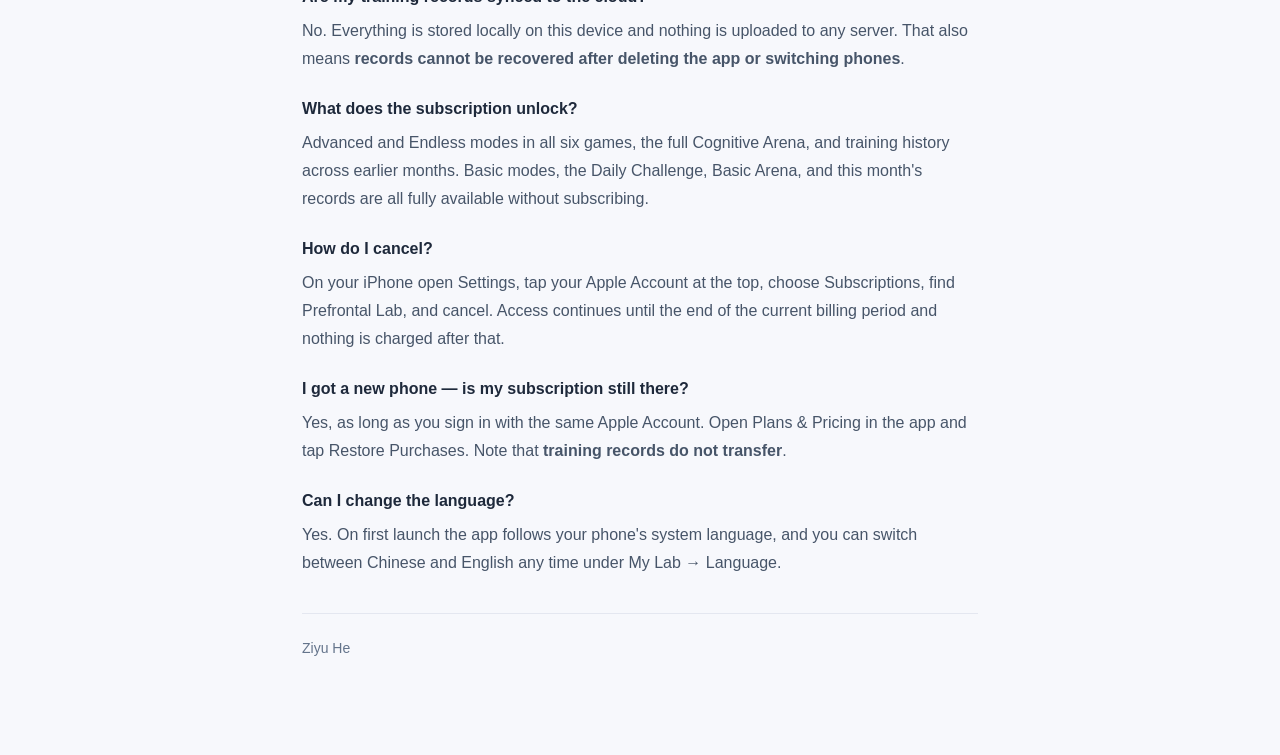
<file: support.html>
<!DOCTYPE html>
<html lang="zh-Hans">
<head>
<meta charset="utf-8">
<meta name="viewport" content="width=device-width, initial-scale=1">
<title>技术支持 · 前额叶实验室 / Support · Prefrontal Lab</title>
<style>
  :root {
    --ground: #F7F8FC; --surface: #FFFFFF; --line: #E4E7F0;
    --ink: #1E293B; --soft: #475569; --muted: #64748B; --accent: #4F46E5;
  }
  @media (prefers-color-scheme: dark) {
    :root {
      --ground: #0D1119; --surface: #161B27; --line: #262E3E;
      --ink: #E8ECF5; --soft: #C3CBD9; --muted: #8D99AE; --accent: #8B92F8;
    }
  }
  * { box-sizing: border-box; }
  body {
    margin: 0; background: var(--ground); color: var(--ink);
    font-family: -apple-system, BlinkMacSystemFont, "SF Pro Text", "PingFang SC",
                 "Hiragino Sans GB", "Microsoft YaHei", "Helvetica Neue", sans-serif;
    font-size: 16px; line-height: 1.75; -webkit-font-smoothing: antialiased;
  }
  .wrap { max-width: 720px; margin: 0 auto; padding: 48px 22px 80px; }
  .lang { display: flex; gap: 8px; margin-bottom: 34px; }
  .lang a {
    padding: 6px 14px; border-radius: 99px; text-decoration: none;
    font-size: 13px; font-weight: 700; color: var(--muted);
    background: var(--surface); border: 1px solid var(--line);
  }
  .lang a:hover { color: var(--accent); border-color: var(--accent); }
  h1 { font-size: 27px; font-weight: 800; letter-spacing: -.02em; margin: 0 0 8px; }
  .lede { color: var(--muted); font-size: 15px; margin: 0 0 32px; }
  h2 { font-size: 17px; font-weight: 700; margin: 32px 0 10px; letter-spacing: -.01em; }
  p { margin: 0 0 14px; color: var(--soft); }
  a { color: var(--accent); }
  .contact {
    background: var(--surface); border: 1px solid var(--line); border-radius: 14px;
    padding: 20px 22px; margin: 26px 0 8px;
  }
  .contact .label { font-size: 11px; font-weight: 800; letter-spacing: .1em;
                    text-transform: uppercase; color: var(--muted); margin: 0 0 6px; }
  .contact .mail { font-size: 19px; font-weight: 700; margin: 0 0 6px; }
  .contact .note { font-size: 14px; color: var(--muted); margin: 0; }
  .q { font-weight: 650; color: var(--ink); margin: 22px 0 6px; }
  .entity { margin-top: 36px; padding-top: 22px; border-top: 1px solid var(--line);
            color: var(--muted); font-size: 14px; }
  section + section { margin-top: 70px; padding-top: 40px; border-top: 1px solid var(--line); }
</style>
</head>
<body>
<div class="wrap">

  <div class="lang">
    <a href="#zh">中文</a>
    <a href="#en">English</a>
  </div>

  <section id="zh">
    <h1>前额叶实验室 · 技术支持</h1>
    <p class="lede">六款脑力训练小游戏，加上每日挑战与全能认知竞技场。所有训练记录都保存在你自己的手机上。</p>

    <div class="contact">
      <p class="label">联系方式</p>
      <p class="mail"><a href="mailto:boxcec1ly@gmail.com">boxcec1ly@gmail.com</a></p>
      <p class="note">遇到问题、有功能建议，或者想反馈某一局的体验，都可以直接发邮件。请附上你的 iPhone 型号与 iOS 版本，我会更快定位问题。</p>
    </div>

    <h2>常见问题</h2>

    <p class="q">我的训练记录会同步到云端吗？</p>
    <p>不会。所有记录都保存在你这台设备本地，不上传任何服务器。这也意味着<strong>换手机或删除 App 后，记录无法找回</strong>。</p>

    <p class="q">订阅之后解锁什么？</p>
    <p>全部六款游戏的进阶与无限模式、完整的全能认知竞技场，以及跨月份的长期训练历史。基础模式、每日挑战、基础竞技和本月的训练记录，不订阅也能完整使用。</p>

    <p class="q">怎么取消订阅？</p>
    <p>在 iPhone 上打开「设置」，点最上方你的 Apple 账户，选择「订阅」，找到前额叶实验室后取消。订阅会在当前计费周期结束时停止，不会自动扣下一期。</p>

    <p class="q">换了新手机，订阅还在吗？</p>
    <p>在，只要用同一个 Apple 账户登录。在 App 的「定价与权益」页面点「恢复购买」即可。但请注意，<strong>训练记录不会跟着转移</strong>。</p>

    <p class="q">可以切换语言吗？</p>
    <p>可以。首次打开时 App 会跟随你手机的系统语言，之后可以在「我的 → 语言」里随时切换中文或英文。</p>

    <p class="entity">Ziyu He</p>
  </section>

  <section id="en" lang="en">
    <h1>Prefrontal Lab — Support</h1>
    <p class="lede">Six brain-training games, plus a Daily Challenge and the Cognitive Arena. Every training record stays on your own phone.</p>

    <div class="contact">
      <p class="label">Contact</p>
      <p class="mail"><a href="mailto:boxcec1ly@gmail.com">boxcec1ly@gmail.com</a></p>
      <p class="note">Write any time about a problem, a feature idea, or how a round felt. Including your iPhone model and iOS version helps me find the issue faster.</p>
    </div>

    <h2>Common questions</h2>

    <p class="q">Are my training records synced to the cloud?</p>
    <p>No. Everything is stored locally on this device and nothing is uploaded to any server. That also means <strong>records cannot be recovered after deleting the app or switching phones</strong>.</p>

    <p class="q">What does the subscription unlock?</p>
    <p>Advanced and Endless modes in all six games, the full Cognitive Arena, and training history across earlier months. Basic modes, the Daily Challenge, Basic Arena, and this month's records are all fully available without subscribing.</p>

    <p class="q">How do I cancel?</p>
    <p>On your iPhone open Settings, tap your Apple Account at the top, choose Subscriptions, find Prefrontal Lab, and cancel. Access continues until the end of the current billing period and nothing is charged after that.</p>

    <p class="q">I got a new phone — is my subscription still there?</p>
    <p>Yes, as long as you sign in with the same Apple Account. Open Plans &amp; Pricing in the app and tap Restore Purchases. Note that <strong>training records do not transfer</strong>.</p>

    <p class="q">Can I change the language?</p>
    <p>Yes. On first launch the app follows your phone's system language, and you can switch between Chinese and English any time under My Lab → Language.</p>

    <p class="entity">Ziyu He</p>
  </section>

</div>
</body>
</html>
</file>
<file: landing/v2.css>
/* 官网第二版样稿（landing-v2.html）。
   首屏：白底靛蓝字（2026-11-02 负责人从靛蓝底和白底两版里选了白底），Prefrontal Lab 和三台展开的手机
   （App 真实截图），手机有实色的浅靛蓝厚底。
   往下每个游戏占满一屏它自己的颜色，字很大，盘面停在正在玩的那一刻；想玩就去网页版。
   每两屏之间一根图标里的那种线（等粗、圆头、圆角拐弯、末端实心圆点），每根走法都不一样。
   大标题、字标、按钮用资源圆体的子集（landing/fonts/README.md）；正文仍用系统字体。
   字号只用五档：112（首屏标题）/ 64（各屏标题）/ 24（引导句、字标、平台名）/ 18（正文、按钮）/ 14（小字）。
   不加载 Google Fonts：国内打不开。 */

@font-face {
    font-family: "Prefrontal Rounded";
    src: url("./fonts/prefrontal-rounded.woff2") format("woff2");
    font-weight: 200 900;
    font-display: swap;
}

:root {
    --v2-brand: #4843DB;
    --v2-brand-edge: #2E2A9E;
    --v2-on-brand-muted: #E4E2FA;
    --v2-stroop: #E11D48;      /* rose-600：游戏里 Stroop 是 rose 系，加深一档让白字够对比 */
    --v2-stroop-deep: #BE123C; /* rose-700 */
    --v2-stroop-soft: #FFE4E6; /* rose-100 */
    --v2-thread-left: max(40px, calc(50% - 580px));
    --v2-round: "Prefrontal Rounded", -apple-system, BlinkMacSystemFont, "PingFang SC", system-ui, sans-serif;
}

* { box-sizing: border-box; }
html { scroll-behavior: smooth; }
body {
    margin: 0;
    background: #F8FAFC;
    color: #0F172A;
    font-family: -apple-system, BlinkMacSystemFont, "PingFang SC", "Hiragino Sans GB", "Microsoft YaHei", "Noto Sans CJK SC", system-ui, sans-serif;
    font-size: 18px;
    line-height: 1.6;
    -webkit-font-smoothing: antialiased;
    overflow-x: hidden;
}
h1, h2, p { margin: 0; }
a { color: inherit; }
img { display: block; }
[hidden] { display: none !important; }

.v2-wrap { width: 100%; max-width: 1240px; margin: 0 auto; padding: 0 40px; }

/* ---------- 有手感的按钮：实色厚底边，按下去整体下沉 ---------- */
.v2-chunky {
    display: inline-flex;
    align-items: center;
    justify-content: center;
    height: 60px;
    padding: 0 30px;
    border: 0;
    border-bottom: 6px solid var(--edge, #2E2A9E);
    border-radius: 18px;
    font: inherit;
    font-family: var(--v2-round);
    font-size: 18px;
    font-weight: 700;
    text-decoration: none;
    cursor: pointer;
    transition: transform 80ms ease, border-bottom-width 80ms ease;
}
.v2-chunky:active { transform: translateY(4px); border-bottom-width: 2px; }
.v2-chunky:focus-visible { outline: 3px solid #FFFFFF; outline-offset: 3px; }
.v2-chunky-white { background: #FFFFFF; color: var(--v2-brand); --edge: #C9C6F5; }
.v2-chunky-brand { background: var(--v2-brand); color: #FFFFFF; --edge: var(--v2-brand-edge); }
.v2-chunky-brand:focus-visible { outline-color: var(--v2-brand); }
.v2-chunky-sm { height: 44px; padding: 0 18px; font-size: 14px; border-bottom-width: 4px; border-radius: 14px; }
.v2-chunky-sm:active { transform: translateY(3px); border-bottom-width: 1px; }
.v2-text-link { color: var(--v2-brand); font-weight: 700; text-decoration: none; }
.v2-text-link:hover { text-decoration: underline; text-underline-offset: 4px; }

/* ---------- 首屏 ---------- */
.v2-hero {
    position: relative;
    min-height: 100vh;
    min-height: 100svh;
    display: flex;
    flex-direction: column;
    background: #FFFFFF;
    color: var(--v2-brand);
    overflow-x: clip; /* 只裁左右：下一屏的线要能伸上来 */
}
.v2-nav { height: 88px; display: flex; align-items: center; justify-content: space-between; }
.v2-nav-links { display: flex; align-items: center; gap: 28px; }
.v2-nav-links > a:not(.v2-chunky) { font-size: 14px; font-weight: 700; text-decoration: none; color: #6B67C9; }
.v2-nav-links > a:not(.v2-chunky):hover { color: var(--v2-brand); }
/* 语言切换：和导航链接同一档，不抢「下载 App」 */
.v2-lang { height: 44px; padding: 0 14px; border: 0; border-radius: 14px; background: #EEEDFE; color: var(--v2-brand); font: inherit; font-size: 14px; font-weight: 700; cursor: pointer; }
.v2-lang:hover { background: #E0DEFC; }
.v2-lang:focus-visible { outline: 3px solid var(--v2-brand); outline-offset: 2px; }
/* 字标：中英文都写 Prefrontal Lab，用圆体 */
.v2-wordmark { font-family: var(--v2-round); font-size: 24px; font-weight: 800; letter-spacing: -0.01em; color: var(--v2-brand); text-decoration: none; white-space: nowrap; }
.v2-wordmark.is-footer { display: flex; font-size: 24px; color: var(--v2-brand); }
/* Logo 就是 App 图标，放在字标左边；首屏和页脚都是浅底，靛蓝图标自己就有轮廓，不加边 */
.v2-wordmark { display: inline-flex; align-items: center; gap: 12px; }
.v2-logo { width: 40px; height: 40px; border-radius: 22%; }
.v2-wordmark.is-footer .v2-logo { width: 44px; height: 44px; }
/* 中文名的小字，只在中文版出现：跟在 Prefrontal Lab 下面，字距放开一点，像副标 */
html[lang="en"] [data-zh-only] { display: none !important; }
.v2-zhname { margin-top: 14px; font-family: var(--v2-round); font-size: 18px; font-weight: 700; letter-spacing: 0.32em; color: #6B67C9; }
.v2-zhname.is-footer { display: block; margin-top: 4px; font-size: 14px; letter-spacing: 0.28em; color: #64748B; }

.v2-hero-grid {
    flex: 1;
    display: grid;
    grid-template-columns: minmax(0, 1fr) 520px; /* 手机区收窄 40，给 112 号的「Prefrontal」留出位置 */
    gap: 48px;
    align-items: center;
    padding-top: 16px;
    padding-bottom: 176px;
}
.v2-hero h1 {
    font-family: var(--v2-round);
    font-size: clamp(72px, 7.8vw, 112px);
    line-height: 0.94;
    font-weight: 800;
    letter-spacing: -0.035em;
}
.v2-lead { margin-top: 32px; max-width: 18em; font-size: 24px; line-height: 1.5; color: #1E1B4B; }
.v2-hero-note { margin-top: 14px; font-size: 14px; color: #64748B; }
.v2-hero-actions { margin-top: 36px; display: flex; flex-wrap: wrap; align-items: center; gap: 20px 28px; }

/* 三台手机：同一个中心点，用位移和旋转摆开；换位置时平滑过去。
   机身是实色的厚底（往右下错开的浅靛蓝），让它像拿在手里的东西，不是一张平图 */
.v2-phones { position: relative; width: 520px; height: 660px; }
.v2-phone {
    position: absolute;
    left: 50%;
    top: 50%;
    width: 270px;
    padding: 10px;
    border: 0;
    border-radius: 48px;
    background: #0B0B14;
    box-shadow: 12px 14px 0 #C9C6F5;
    cursor: pointer;
    transition: transform 650ms cubic-bezier(0.2, 0.75, 0.2, 1), box-shadow 650ms ease;
    -webkit-tap-highlight-color: transparent;
}
.v2-phone-screen { display: block; border-radius: 38px; overflow: hidden; background: #F8FAFC; }
.v2-phone-screen img { width: 100%; height: auto; }
.v2-phone.is-front { z-index: 3; transform: translate(-50%, -50%); }
.v2-phone.is-left { z-index: 1; transform: translate(calc(-50% - 150px), -47%) rotate(-8deg) scale(0.84); }
.v2-phone.is-right { z-index: 2; transform: translate(calc(-50% + 150px), -47%) rotate(8deg) scale(0.84); }
.v2-phone.is-left:hover { transform: translate(calc(-50% - 160px), -49%) rotate(-10deg) scale(0.86); }
.v2-phone.is-right:hover { transform: translate(calc(-50% + 160px), -49%) rotate(10deg) scale(0.86); }
.v2-phone:focus-visible { outline: 3px solid var(--v2-brand); outline-offset: 4px; }

/* ---------- 两屏之间的线 ----------
   每条缝一张 SVG，坐标 1000 宽，横坐标 60 = 内容左边；整张以两屏交界为中线（translateY(-50%)），
   上半截画在上一屏里、下半截画在下一屏里。颜色用一道硬边渐变在交界处切开，
   所以从白底屏穿到琥珀屏时，线会从白变深棕。描边不随缩放变粗细（non-scaling-stroke），
   手机上整张按宽度缩小，线宽和圆点照旧。 */
.v2-seam {
    position: absolute;
    top: 0;
    left: calc(var(--v2-thread-left) - 60px);
    width: 1000px;
    height: 320px;
    transform: translateY(-50%);
    z-index: 3;
    overflow: visible;
    pointer-events: none;
}
.v2-seam.is-to-icon { height: 640px; }
.v2-seam path { fill: none; stroke-linecap: round; stroke-linejoin: round; vector-effect: non-scaling-stroke; }
.v2-seam-line { stroke-width: 20; }
.v2-seam-dot { stroke-width: 35; }

/* ---------- 游戏屏：Stroop ---------- */
.v2-game { position: relative; display: flex; align-items: center; overflow-x: clip; }
.v2-game { padding: 180px 0 140px; /* 上边距要让过线的终点圆点（交界下 132 + 半径 17）不碰到标题 */ background: var(--field); color: var(--ink, #FFFFFF); }
.v2-game-stroop { --field: var(--v2-stroop); --deep: var(--v2-stroop-deep); --soft: var(--v2-stroop-soft); }
/* 每个游戏用它在 App 里的颜色系，加深到白字够对比；神经元是琥珀，太亮放不了白字，改成浅底深字 */
/* 舒尔特：品牌靛蓝底白字（负责人 2026-11-02 定），和原来的首屏一个颜色 */
.v2-game-schulte { --field: var(--v2-brand); --deep: #3D38C4; --soft: #E4E2FA; }
.v2-game-nback { --field: #312E81; --deep: #3B37A0; --soft: #E0E7FF; }
.v2-game-set { --field: #047857; --deep: #065F46; --soft: #D1FAE5; }
.v2-game-neuron { --field: #FBBF24; --deep: #F59E0B; --soft: #78350F; --ink: #451A03; --thread: #451A03; }
.v2-game-code { --field: #0F172A; --deep: #1E293B; --soft: #CBD5E1; }
.v2-flip .v2-game-grid { grid-template-columns: auto minmax(0, 1fr); }
/* 神经元：上面左标题、右说明，下面盘面居中 */
.v2-layout-split .v2-game-grid { grid-template-columns: minmax(0, 1fr); gap: 64px; }
.v2-layout-split .v2-game-copy { display: grid; grid-template-columns: minmax(0, 1fr) minmax(0, 1fr); column-gap: 80px; align-items: start; }
.v2-layout-split .v2-game-copy > h2 { grid-column: 1; grid-row: 1 / span 5; }
.v2-layout-split .v2-game-copy > .v2-game-name { grid-column: 2; grid-row: 1; margin-top: 6px; }
.v2-layout-split .v2-game-copy > .v2-game-skill { grid-column: 2; grid-row: 2; }
.v2-layout-split .v2-game-copy > p:not(.v2-game-name):not(.v2-game-skill):not(.v2-game-tier) { grid-column: 2; grid-row: 3; }
.v2-layout-split .v2-game-copy > .v2-game-tier { grid-column: 2; grid-row: 4; }
.v2-layout-split .v2-game-copy > .v2-game-cta { grid-column: 2; grid-row: 5; justify-self: start; }
.v2-layout-split .v2-card { justify-self: center; }
.v2-layout-split .v2-card, .v2-layout-center .v2-card { padding: 40px 48px; }
/* 密码推理：整屏居中，盘面在文字下面，是六屏里的一个停顿 */
.v2-layout-center .v2-game-grid { grid-template-columns: minmax(0, 1fr); justify-items: center; text-align: center; gap: 56px; }
.v2-layout-center .v2-game-copy > p:not(.v2-game-name) { margin-left: auto; margin-right: auto; }
.v2-flip .v2-card { order: -1; }
/* 背后的大字：同色系深一档，只是底纹，不承担阅读。负责人喜欢，别删（2026-11-02 删过一次又要了回来） */
.v2-game-mark {
    position: absolute;
    right: -2vw;
    bottom: -4vw;
    font-family: var(--v2-round);
    font-size: 22vw;
    line-height: 0.8;
    font-weight: 900;
    letter-spacing: -0.03em;
    color: var(--deep);
    pointer-events: none;
    user-select: none;
}
.v2-game-mark.is-left { right: auto; left: -2vw; }
.v2-game-grid { position: relative; display: grid; grid-template-columns: minmax(0, 1fr) auto; gap: 80px; align-items: center; }
.v2-game h2 { font-family: var(--v2-round); font-size: clamp(44px, 4.4vw, 64px); line-height: 1.08; font-weight: 800; letter-spacing: -0.02em; }
.v2-game-name { margin-top: 24px; font-family: var(--v2-round); font-weight: 700; color: var(--soft); }
/* 练什么：单独一行、小一号，不再用「游戏名 · 练什么」拼在一起 */
.v2-game-skill { margin: 2px 0 14px; font-size: 14px; color: var(--soft); }
.v2-game-copy > p:not(.v2-game-name):not(.v2-game-skill) { max-width: 26em; }
.v2-game-tier { margin-top: 12px; font-size: 14px; color: var(--soft); }
.v2-game-cta { margin-top: 40px; }

/* 盘面卡：游戏页的底色，倾斜一点放在色块上 */
.v2-card {
    position: relative;
    padding: 56px 48px;
    border-radius: 40px;
    background: #F8FAFC;
    transform: rotate(-1.5deg);
    transition: transform 300ms cubic-bezier(0.2, 0.7, 0.2, 1);
    font-family: Inter, system-ui, -apple-system, "PingFang SC", sans-serif;
}
.v2-card:hover { transform: rotate(-0.5deg) scale(1.01); }
.v2-card.is-tilt-right { transform: rotate(1.5deg); }
.v2-card.is-tilt-right:hover { transform: rotate(0.5deg) scale(1.01); }
.v2-card.is-flat, .v2-card.is-flat:hover { transform: none; }

/* 舒尔特盘面（基础档 5×5）：screenshots/taptap/boards.css，格子 72、间距 6、圆角 8。
   点过：游戏里是 20% 靛蓝叠在 #F8FAFC 上，这里直接写叠出来的实色；正在点：缩到 .96，叠一层浅靛蓝和 2px 内描边 */
.v2-schulte-board { display: grid; grid-template-columns: repeat(5, 72px); gap: 6px; }
.v2-schulte-board > span {
    position: relative; width: 72px; height: 72px; display: flex; align-items: center; justify-content: center;
    background: #FFFFFF; border: 1px solid #F1F5F9; border-radius: 8px; box-shadow: 0 1px 2px rgba(0, 0, 0, 0.05);
    color: #0F172A; font-size: 18px; font-weight: 700; line-height: 1;
    transition: background-color 200ms ease, color 200ms ease, border-color 200ms ease, transform 160ms ease;
}
.v2-schulte-board > .done { background: #D6D6F7; border-color: transparent; color: #FFFFFF; box-shadow: none; }
.v2-schulte-board > .tap { transform: scale(0.96); }
.v2-schulte-board > .tap::after { content: ""; position: absolute; inset: 0; border-radius: inherit; background: rgba(129, 140, 248, 0.24); box-shadow: inset 0 0 0 2px rgba(99, 102, 241, 0.3); }

/* Stroop 盘面：2026-10-28 网页局中实测。字 72/900，与按钮区间距 48；按钮 88 高、圆角 18 */
.v2-stroop { width: 384px; display: flex; flex-direction: column; align-items: center; gap: 48px; }
.v2-stroop-word { font-size: 72px; line-height: 72px; font-weight: 900; }
.v2-stroop-grid { display: grid; grid-template-columns: repeat(2, 186px); gap: 12px; }
.v2-stroop-grid > span {
    height: 88px;
    display: flex;
    align-items: center;
    justify-content: center;
    padding: 0;
    background: #FFFFFF;
    border: 1px solid #E2E8F0;
    border-radius: 18px;
    box-shadow: 0 4px 10px rgba(15, 23, 42, 0.04);
}
.v2-stroop-grid i { width: 34px; height: 34px; border-radius: 999px; border: 3px solid #FFFFFF; box-shadow: 0 0 0 1px rgba(15, 23, 42, 0.12), inset 0 0 0 1px rgba(255, 255, 255, 0.38); }
.v2-stroop-grid > .ok { background: #10B981; border-color: #10B981; box-shadow: none; transform: scale(1.05); }
.v2-stroop-grid > .ok i { background: transparent !important; border-color: #FFFFFF; box-shadow: none; }


/* N-Back：2026-10-28 网页局中实测。数字卡 96、圆角 24、靛蓝 36/900；按钮 152×64、圆角 16 */
.v2-nback { width: 384px; min-height: 300px; display: flex; flex-direction: column; align-items: center; justify-content: center; }
.v2-nback-label { font-size: 10px; line-height: 16px; font-weight: 800; color: #94A3B8; margin-bottom: 8px; }
.v2-nback-card {
    width: 96px; height: 96px; display: flex; align-items: center; justify-content: center; margin-bottom: 48px;
    background: #FFFFFF; border: 1px solid #E2E8F0; border-radius: 24px; box-shadow: 0 12px 24px rgba(79, 70, 229, 0.1);
    color: #4F46E5; font-size: 36px; font-weight: 900;
}
.v2-nback-actions { display: grid; grid-template-columns: repeat(2, 152px); gap: 16px; }
.v2-nback-actions > span {
    height: 64px; display: flex; align-items: center; justify-content: center; border-radius: 16px; background: #E2E8F0; color: #475569;
    font-size: 16px; font-weight: 700;
}
.v2-nback-actions > .is-match { background: #4F46E5; color: #FFFFFF; box-shadow: 0 10px 15px -3px rgba(0, 0, 0, 0.1), 0 4px 6px -4px rgba(0, 0, 0, 0.1); }
.v2-nback-actions > .ok { background: #10B981; color: #FFFFFF; transform: scale(1.05); box-shadow: none; }

/* SET（基础档 3×3）：boards.css；选中 border-indigo-500 / bg-indigo-50 / scale .95（App.jsx），成组和错误照 styles.css */
.v2-set { display: grid; grid-template-columns: repeat(3, 122.67px); gap: 8px; }
.v2-set > span {
    position: relative; width: 122.67px; height: 122.67px; display: flex; align-items: center; justify-content: center;
    background: #FFFFFF; border: 2px solid #F1F5F9; border-radius: 24px; box-shadow: 0 1px 2px rgba(0, 0, 0, 0.05);
}
.v2-set svg { width: 40px; height: 40px; fill: none; stroke: currentColor; stroke-width: 2; stroke-linecap: round; stroke-linejoin: round; transition: transform 200ms ease; }
.v2-set .r { color: #EF4444; } .v2-set .g { color: #10B981; } .v2-set .bl { color: #3B82F6; }
.v2-set > .is-success { border-color: #10B981; background: #10B981; color: #FFFFFF; transform: scale(1.05); box-shadow: 0 0 0 4px #D1FAE5, 0 10px 18px rgba(16, 185, 129, 0.16); z-index: 1; }
.v2-set > .is-success svg { transform: scale(1.08); }

/* 神经元计数：boards.css 的场地 384×437 */
.v2-neuron-wrap { width: 384px; }
.v2-neuron-head { display: flex; align-items: center; gap: 10px; margin-bottom: 14px; font-size: 13px; font-weight: 800; color: #64748B; }
.v2-neuron-head s, .v2-neuron s { display: block; width: 28px; height: 28px; box-shadow: 0 1px 2px rgba(0, 0, 0, 0.05); }
.v2-neuron { position: relative; width: 384px; height: 437px; background: #FFFFFF; border: 1px solid #F1F5F9; border-radius: 32px; box-shadow: inset 0 2px 4px rgba(0, 0, 0, 0.05); overflow: hidden; }
.v2-neuron s { position: absolute; transform: translate(-50%, -50%); }
.v2-neuron-wrap s.tri { clip-path: polygon(50% 0%, 0% 100%, 100% 100%); }
.v2-neuron-wrap s.circle { border-radius: 50%; }
.v2-neuron-wrap s.square { border-radius: 4px; }
.v2-neuron-wrap .purple { background: #A855F7; } .v2-neuron-wrap .green { background: #22C55E; } .v2-neuron-wrap .amber { background: #F59E0B; }
.v2-neuron-wrap .blue { background: #3B82F6; } .v2-neuron-wrap .rose { background: #F43F5E; }

/* 密码推理：2026-10-28 网页局中实测（三位档） */
.v2-code { width: 370px; text-align: center; }
.v2-code-title { font-size: 16px; line-height: 24px; font-weight: 900; color: #1E293B; }
.v2-code-sub { margin-top: 2px; font-size: 10px; line-height: 13.75px; font-weight: 700; color: #94A3B8; }
.v2-code-slots { display: flex; justify-content: center; gap: 12px; margin: 12px 0 24px; }
.v2-code-slots b {
    width: 64px; height: 70px; display: flex; align-items: center; justify-content: center;
    background: #FFFFFF; border: 1px solid #E2E8F0; border-radius: 18px;
    font-family: ui-rounded, "SF Pro Rounded", system-ui, -apple-system, sans-serif; font-size: 34px; font-weight: 900; color: #94A3B8;
}
.v2-code-slots b.is-filled { color: #0F172A; }
.v2-code-slots b.is-focus { border: 2px solid #4F46E5; }
.v2-code-clues { display: flex; flex-direction: column; gap: 8px; text-align: left; }
.v2-code-clues div { height: 46px; display: flex; align-items: center; gap: 10px; padding: 8px 12px; background: #FFFFFF; border: 1px solid #F1F5F9; border-radius: 16px; }
.v2-code-clues b { flex-shrink: 0; width: 22px; height: 22px; display: flex; align-items: center; justify-content: center; border-radius: 9999px; background: #EEF2FF; color: #4F46E5; font-family: ui-monospace, SFMono-Regular, Menlo, monospace; font-size: 10px; font-weight: 900; }
.v2-code-clues span { font-family: ui-monospace, SFMono-Regular, Menlo, monospace; font-size: 16px; font-weight: 900; letter-spacing: 1.92px; color: #1E293B; }
.v2-code-clues i { flex-shrink: 0; width: 1px; height: 24px; background: #F1F5F9; }
.v2-code-clues em { font-style: normal; font-size: 11px; line-height: 15px; font-weight: 700; color: #64748B; }
.v2-code-keys { margin-top: 16px; display: grid; grid-template-columns: repeat(3, 118px); gap: 8px; justify-content: center; }
.v2-code-keys > span {
    height: 52px; display: flex; align-items: center; justify-content: center; border: 1px solid #E2E8F0; border-radius: 15px; background: #FFFFFF; color: #0F172A;
    font-family: ui-rounded, "SF Pro Rounded", system-ui, -apple-system, sans-serif; font-size: 20px; font-weight: 900;
}
.v2-code-keys > .is-text { font-family: system-ui, -apple-system, sans-serif; font-size: 13px; }
.v2-code-keys > .is-submit { background: #4F46E5; border-color: transparent; color: #FFFFFF; }

/* ---------- 下载：线收进 App 图标 ---------- */
.v2-download { position: relative; padding: 220px 0 120px; background: var(--v2-brand); color: #FFFFFF; overflow-x: clip; }
.v2-download .v2-wrap { position: relative; }
/* 最后一根线在横坐标 +212 处进图标左边缘，纵坐标交界以下 240 正对图标中线（下载区上边距 220，图标上移 40、高 120） */
.v2-download-icon { position: relative; z-index: 1; width: 120px; height: 120px; border-radius: 22%; margin: -40px 0 40px 210px; border: 3px solid rgba(255, 255, 255, 0.6); }
.v2-download h2 { font-family: var(--v2-round); font-size: clamp(44px, 4.4vw, 64px); line-height: 1.08; font-weight: 800; letter-spacing: -0.02em; }
.v2-download-lead { margin-top: 24px; max-width: 26em; font-size: 18px; color: var(--v2-on-brand-muted); }
.v2-stores { margin-top: 56px; display: grid; grid-template-columns: repeat(3, minmax(0, 1fr)); gap: 16px; max-width: 980px; }
.v2-store {
    display: flex; flex-direction: column; align-items: flex-start; justify-content: space-between; gap: 28px; min-height: 168px;
    padding: 28px; border-radius: 24px; border-bottom: 8px solid #C9C6F5; background: #FFFFFF; color: #0F172A; text-decoration: none;
    transition: transform 80ms ease, border-bottom-width 80ms ease;
}
.v2-store:active { transform: translateY(5px); border-bottom-width: 3px; }
.v2-store:focus-visible { outline: 3px solid #FFFFFF; outline-offset: 3px; }
.v2-store-name { font-family: var(--v2-round); font-size: 24px; font-weight: 800; line-height: 1.1; color: var(--v2-brand); }
.v2-store img { height: 44px; width: auto; }
.v2-store-action { font-weight: 700; color: #334155; }
.v2-store.is-primary { background: #FBBF24; border-bottom-color: #B45309; }
.v2-store.is-primary .v2-store-name, .v2-store.is-primary .v2-store-action { color: #451A03; }

/* ---------- 页脚：浅底 ---------- */
.v2-footer { padding: 64px 0 32px; background: #F8FAFC; color: #475569; font-size: 14px; }
.v2-footer-inner { display: flex; justify-content: space-between; align-items: flex-start; gap: 40px; flex-wrap: wrap; }
.v2-footer-inner p { margin-top: 12px; }
.v2-footer nav { display: grid; grid-template-columns: repeat(4, auto); gap: 10px 32px; }
.v2-footer a { color: #0F172A; font-weight: 600; text-decoration: none; }
.v2-footer a:hover { color: var(--v2-brand); }
.v2-footer-copy { margin-top: 48px; font-size: 14px; }


/* ---------- 滚动动效（只在 html.v2-anim 时生效；减少动效或脚本没跑时，看到的就是终态） ---------- */
/* 线：从起点画到终点。--len 是路径长度，脚本量出来写上 */
.v2-anim .v2-seam-line { stroke-dasharray: var(--len, 2000) var(--len, 2000); stroke-dashoffset: var(--len, 2000); transition: stroke-dashoffset 1.3s cubic-bezier(0.65, 0, 0.35, 1); }
.v2-anim .v2-seam.is-in .v2-seam-line { stroke-dashoffset: 0; }
.v2-anim .v2-seam-dot { opacity: 0; transition: opacity 260ms ease 1.15s; }
.v2-anim .v2-seam-dot.is-start { transition-delay: 0s; }
.v2-anim .v2-seam.is-in .v2-seam-dot { opacity: 1; }

/* 游戏屏：文字依次浮上来，盘面卡片带一点回弹落位（用独立的 translate / scale，不和卡片本身的倾斜打架） */
.v2-anim .v2-game-copy > * { opacity: 0; translate: 0 18px; transition: opacity 600ms ease, translate 600ms cubic-bezier(0.2, 0.7, 0.2, 1); }
.v2-anim .v2-game.is-in .v2-game-copy > * { opacity: 1; translate: none; }
.v2-anim .v2-game.is-in .v2-game-copy > :nth-child(2) { transition-delay: 60ms; }
.v2-anim .v2-game.is-in .v2-game-copy > :nth-child(3) { transition-delay: 120ms; }
.v2-anim .v2-game.is-in .v2-game-copy > :nth-child(4) { transition-delay: 180ms; }
.v2-anim .v2-game.is-in .v2-game-copy > :nth-child(5) { transition-delay: 240ms; }
.v2-anim .v2-game.is-in .v2-game-copy > :nth-child(6) { transition-delay: 300ms; }
.v2-anim .v2-game .v2-card { opacity: 0; translate: 0 56px; scale: 0.9; transition: opacity 450ms ease 150ms, translate 850ms cubic-bezier(0.34, 1.56, 0.64, 1) 150ms, scale 850ms cubic-bezier(0.34, 1.56, 0.64, 1) 150ms, transform 300ms cubic-bezier(0.2, 0.7, 0.2, 1); }
.v2-anim .v2-game.is-in .v2-card { opacity: 1; translate: none; scale: none; }
/* 盘面上那一步发生时的过渡：Stroop 按钮变绿、N-Back「匹配」变绿、SET 三张牌依次成组、密码数字一个个填进去 */
.v2-stroop-grid > span, .v2-nback-actions > span, .v2-set > span { transition: background-color 220ms ease, border-color 220ms ease, color 220ms ease, transform 260ms cubic-bezier(0.34, 1.56, 0.64, 1), box-shadow 220ms ease; }
.v2-code-slots b { transition: color 160ms ease; }
.v2-code-slots b.is-pending { color: transparent; }

/* 首屏：打开页面时文字依次出现，三台手机从叠在中间展开 */
.v2-anim .v2-hero-copy > * { opacity: 0; translate: 0 20px; transition: opacity 700ms ease, translate 700ms cubic-bezier(0.2, 0.7, 0.2, 1); }
.v2-anim .v2-hero.is-in .v2-hero-copy > * { opacity: 1; translate: none; }
.v2-anim .v2-hero.is-in .v2-hero-copy > :nth-child(2) { transition-delay: 80ms; }
.v2-anim .v2-hero.is-in .v2-hero-copy > :nth-child(3) { transition-delay: 160ms; }
.v2-anim .v2-hero.is-in .v2-hero-copy > :nth-child(4) { transition-delay: 240ms; }
.v2-anim .v2-hero.is-in .v2-hero-copy > :nth-child(5) { transition-delay: 320ms; }
.v2-anim .v2-hero:not(.is-in) .v2-phone { transform: translate(-50%, -46%) scale(0.92); opacity: 0; }
.v2-anim .v2-phone { transition: transform 900ms cubic-bezier(0.34, 1.3, 0.64, 1), opacity 500ms ease, box-shadow 650ms ease; }

/* 下载区：三张卡依次升起 */
.v2-anim .v2-download .v2-store, .v2-anim .v2-download h2, .v2-anim .v2-download-lead { opacity: 0; translate: 0 24px; transition: opacity 600ms ease, translate 700ms cubic-bezier(0.34, 1.4, 0.64, 1); }
.v2-anim .v2-download.is-in .v2-store, .v2-anim .v2-download.is-in h2, .v2-anim .v2-download.is-in .v2-download-lead { opacity: 1; translate: none; }
.v2-anim .v2-download.is-in .v2-download-lead { transition-delay: 80ms; }
.v2-anim .v2-download.is-in .v2-store:nth-child(1) { transition-delay: 200ms; }
.v2-anim .v2-download.is-in .v2-store:nth-child(2) { transition-delay: 300ms; }
.v2-anim .v2-download.is-in .v2-store:nth-child(3) { transition-delay: 400ms; }

/* ---------- 窄屏 ---------- */
@media (max-width: 1100px) {
    .v2-hero-grid { grid-template-columns: minmax(0, 1fr) 440px; gap: 40px; }
    .v2-phones { width: 440px; height: 560px; }
    .v2-phone { width: 230px; border-radius: 42px; }
    .v2-phone-screen { border-radius: 32px; }
    .v2-phone.is-left { transform: translate(calc(-50% - 126px), -47%) rotate(-8deg) scale(0.84); }
    .v2-phone.is-right { transform: translate(calc(-50% + 126px), -47%) rotate(8deg) scale(0.84); }
    .v2-hero h1 { font-size: 88px; }
}

@media (max-width: 899px) {
    .v2-wrap { padding: 0 20px; }
    :root { --v2-thread-left: 20px; } /* 和窄屏的内容左边距一致，下载区的线才对得上图标 */
    .v2-nav-links > a:not(.v2-chunky) { display: none; }
    .v2-nav-links { gap: 12px; }
    .v2-wordmark { font-size: 21px; gap: 10px; }
    .v2-logo { width: 34px; height: 34px; }
    /* 文字区收紧，让三台手机在第一屏里露出一截 */
    .v2-hero-grid { grid-template-columns: minmax(0, 1fr); gap: 4px; padding-top: 4px; padding-bottom: 140px; }
    .v2-hero h1 { font-size: 72px; } /* 手机上仍是全页最大的字（游戏屏标题 40） */
    .v2-zhname { margin-top: 10px; }
    .v2-lead { margin-top: 20px; font-size: 18px; }
    .v2-hero-actions { margin-top: 24px; }
    .v2-phones { width: 100%; height: 420px; }
    .v2-phone { width: 180px; padding: 7px; border-radius: 32px; box-shadow: 8px 10px 0 #C9C6F5; }
    .v2-phone-screen { border-radius: 25px; }
    .v2-phone.is-left { transform: translate(calc(-50% - 92px), -47%) rotate(-8deg) scale(0.84); }
    .v2-phone.is-right { transform: translate(calc(-50% + 92px), -47%) rotate(8deg) scale(0.84); }
    .v2-phone.is-left:hover { transform: translate(calc(-50% - 92px), -47%) rotate(-8deg) scale(0.84); }
    .v2-phone.is-right:hover { transform: translate(calc(-50% + 92px), -47%) rotate(8deg) scale(0.84); }
    /* 手机上整张线缩小：线实际用到的横坐标是 60 到约 700，让这 640 个单位正好占满左右各留 20 的屏宽，
       坐标 60 落在内容左边（20px）。最后一根要对准图标，不缩 */
    .v2-seam:not(.is-to-icon) {
        width: calc((100vw - 40px) * 1000 / 640);
        left: calc(20px - (100vw - 40px) * 60 / 640);
        height: auto;
        aspect-ratio: 1000 / 320;
    }
    .v2-seam-line { stroke-width: 14; }
    .v2-seam-dot { stroke-width: 25; }
    .v2-seam.is-to-icon .v2-seam-line { stroke-width: 20; }
    .v2-seam.is-to-icon .v2-seam-dot { stroke-width: 35; }
    .v2-game { padding: 150px 0 120px; }
    .v2-game-grid, .v2-flip .v2-game-grid { grid-template-columns: minmax(0, 1fr); gap: 48px; }
    .v2-flip .v2-card { order: 0; }
    .v2-layout-split .v2-game-copy { display: block; }
    .v2-layout-center .v2-game-grid { text-align: left; justify-items: stretch; }
    .v2-download { padding: 220px 0 120px; }
    .v2-download h2 { font-size: 40px; }
    html[lang="en"] .v2-game h2, html[lang="en"] .v2-download h2 { font-size: 34px; }
    .v2-stores { grid-template-columns: minmax(0, 1fr); }
    .v2-store { min-height: 0; }
    .v2-footer nav { grid-template-columns: repeat(2, auto); }
    .v2-game h2 { font-size: 40px; }
    .v2-game-mark { font-size: 34vw; }
    .v2-card { justify-self: center; padding: 32px 24px; border-radius: 32px; transform: rotate(-2deg); }
}

@media (max-width: 479px) {
    /* 首屏已经有「下载 App」，窄屏导航只留语言切换，不然三样挤一行会折行 */
    .v2-nav-links .v2-chunky { display: none; }
    .v2-lang { white-space: nowrap; }
    .v2-card { padding: 24px 16px; }
    .v2-schulte-board, .v2-stroop, .v2-nback, .v2-set, .v2-neuron-wrap, .v2-code { zoom: 0.78; }
}

@media (prefers-reduced-motion: reduce) {
    html { scroll-behavior: auto; }
    .v2-card, .v2-card:hover, .v2-phone { transition: none; }
}
</file>
